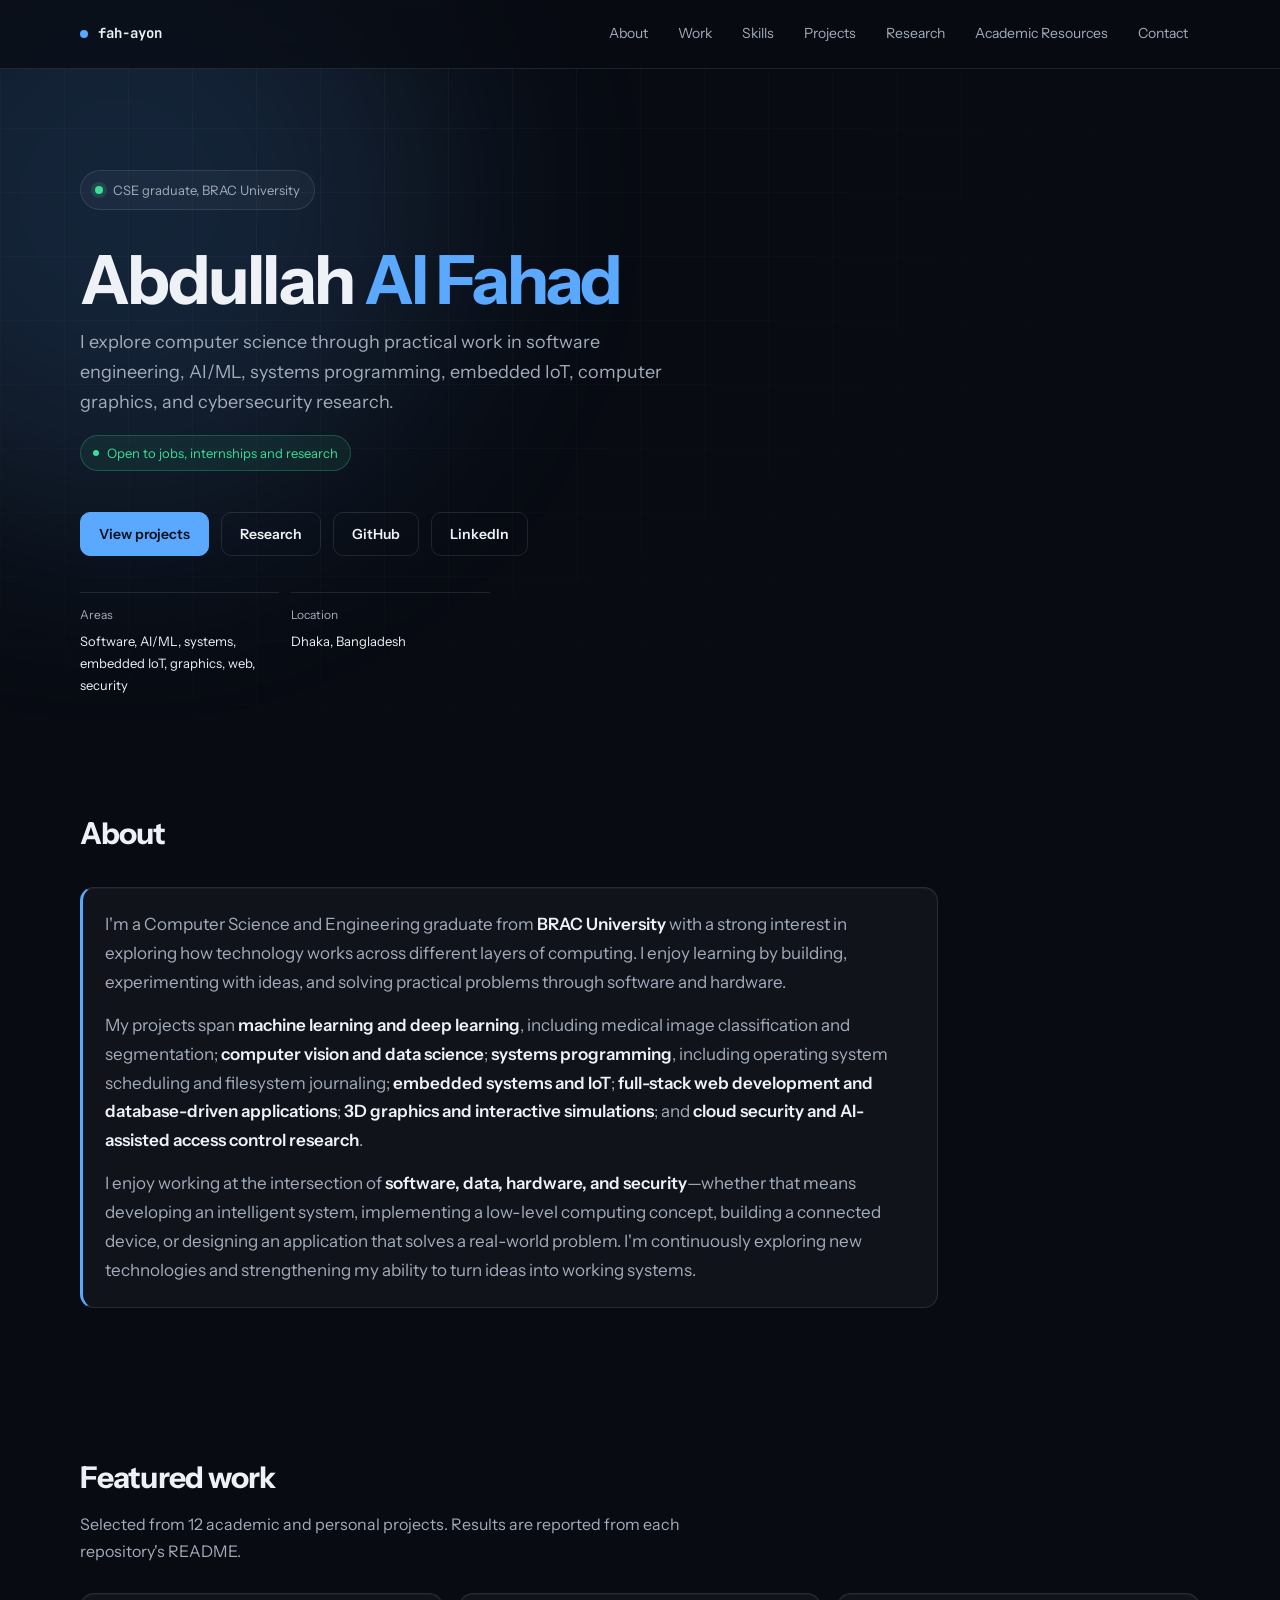
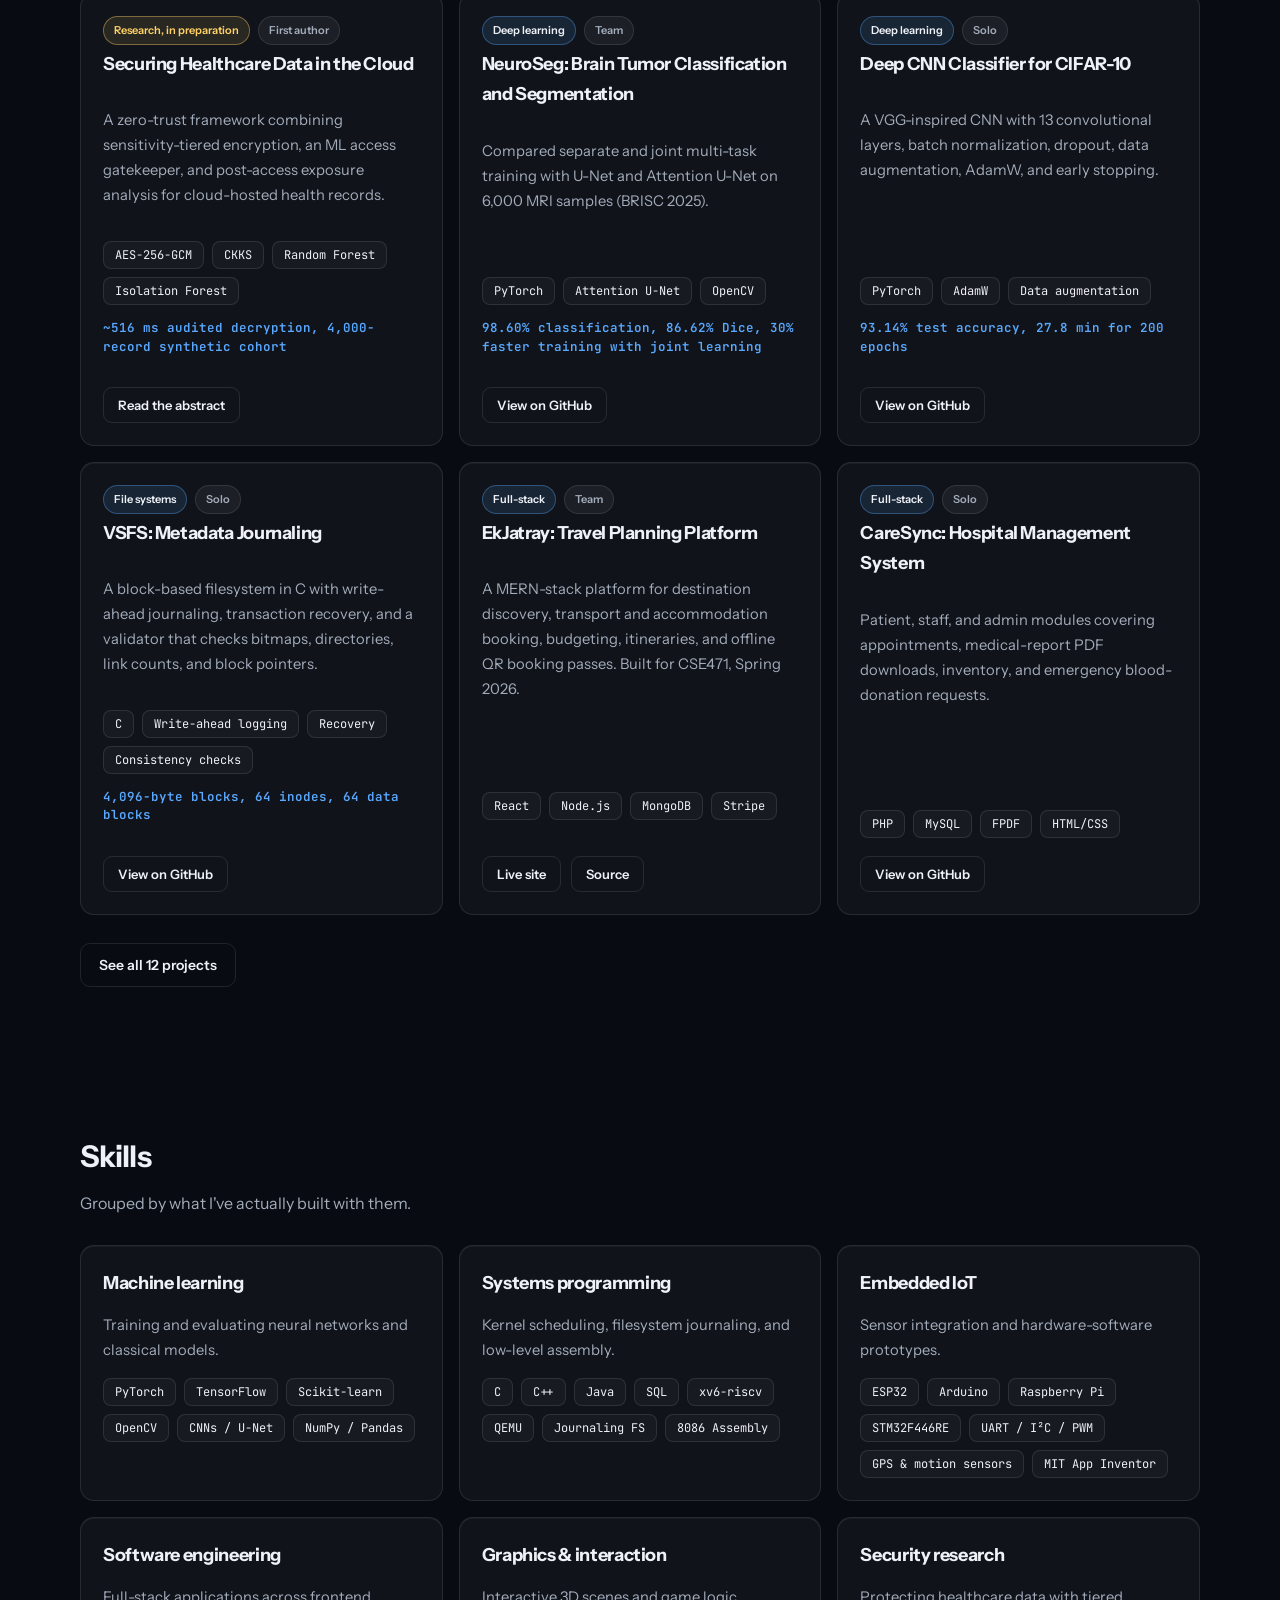
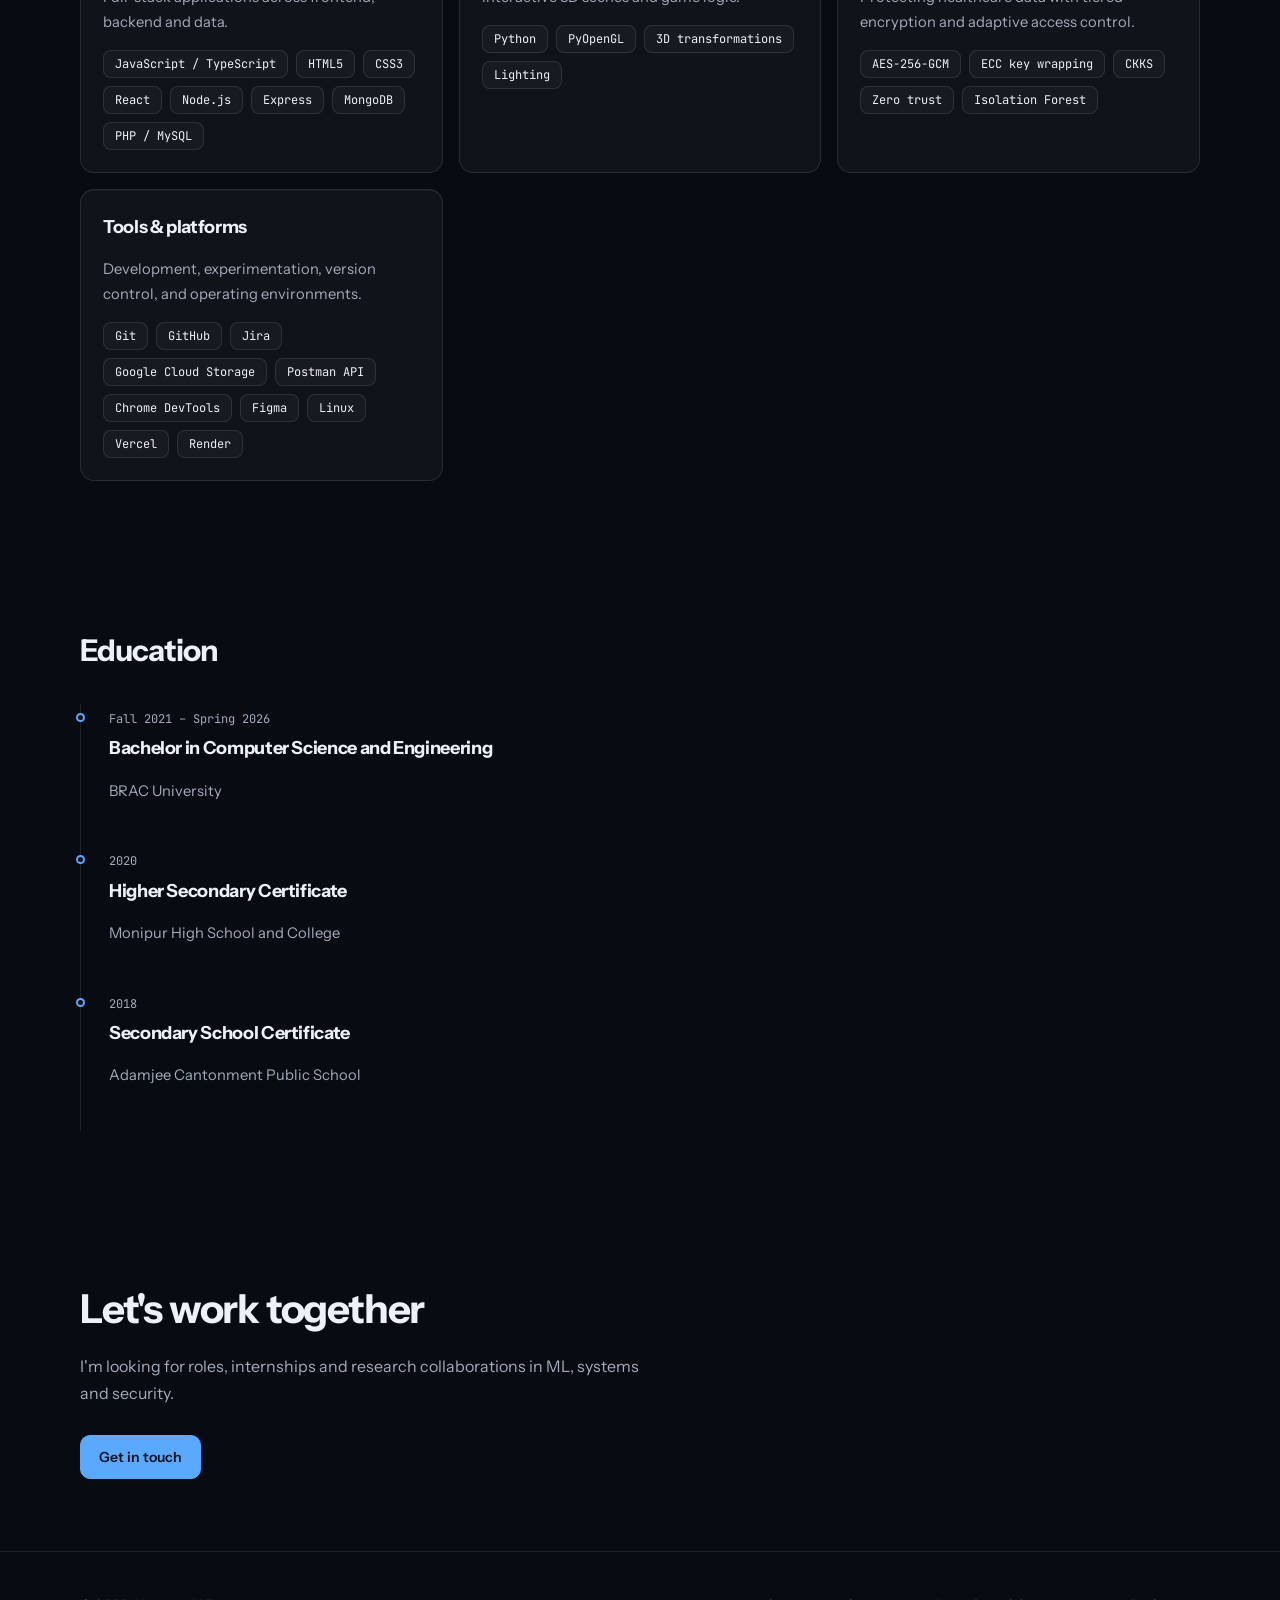
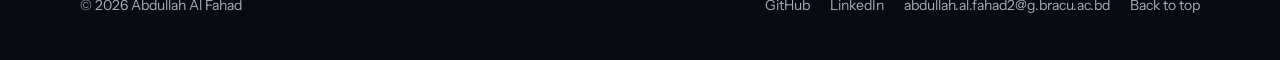
<file: index.html>
<!DOCTYPE html>
<html lang="en" class="no-js">
<head>
  <meta charset="UTF-8" />
  <meta name="viewport" content="width=device-width, initial-scale=1.0" />
  <title>Abdullah Al Fahad | Computer Science Engineer</title>
  <meta name="description" content="Abdullah Al Fahad, CSE graduate from BRAC University. Projects in AI/ML, systems programming, embedded IoT, and first-author healthcare cloud security research." />
  <meta name="author" content="Abdullah Al Fahad" />
  <meta name="theme-color" content="#080b12" />
  <link rel="canonical" href="https://fah-ayon.github.io/" />

  <meta property="og:title" content="Abdullah Al Fahad | Computer Science Engineer" />
  <meta property="og:description" content="CSE graduate building intelligent systems, from medical image segmentation to journaling filesystems." />
  <meta property="og:image" content="https://fah-ayon.github.io/assets/og-image.png" />
  <meta property="og:image:width" content="1200" />
  <meta property="og:image:height" content="630" />
  <meta property="og:url" content="https://fah-ayon.github.io/" />
  <meta name="twitter:card" content="summary_large_image" />
  <meta property="og:type" content="website" />

  <link rel="preconnect" href="https://fonts.googleapis.com" />
  <link rel="preconnect" href="https://fonts.gstatic.com" crossorigin />
  <link href="https://fonts.googleapis.com/css2?family=Instrument+Sans:wght@400;500;600;700&family=JetBrains+Mono:wght@400;600&display=swap" rel="stylesheet" />
  <link rel="stylesheet" href="style.css" />
  <link rel="icon" href="assets/favicon/favicon.svg" type="image/svg+xml" />
  <link rel="alternate icon" href="assets/favicon/favicon.ico" type="image/x-icon" />
  <link rel="manifest" href="assets/favicon/site.webmanifest" />
  <script type="application/ld+json">
  {
    "@context": "https://schema.org",
    "@type": "Person",
    "name": "Abdullah Al Fahad",
    "url": "https://fah-ayon.github.io/",
    "jobTitle": "Computer Science Engineer",
    "alumniOf": { "@type": "CollegeOrUniversity", "name": "BRAC University" },
    "address": { "@type": "PostalAddress", "addressLocality": "Dhaka", "addressCountry": "BD" },
    "sameAs": [
      "https://github.com/fah-ayon",
      "https://www.linkedin.com/in/abdullahalfahadayon/"
    ]
  }
  </script>
  <script>document.documentElement.classList.remove("no-js");</script>
</head>

<body>
  <a class="skip-link" href="#home">Skip to content</a>
  <div class="progress" id="progress"></div>

  <div class="bg" aria-hidden="true">
    <div class="grid"></div>
    <div class="glow glow-1"></div>
    <div class="glow glow-2"></div>
  </div>

  <header class="nav">
    <div class="nav-inner">
      <a class="brand" href="index.html">
        <span class="brand-dot"></span>
        <span>fah-ayon</span>
      </a>

      <nav class="links" id="navLinks" aria-label="Main">
        <a href="#about">About</a>
        <a href="#featured">Work</a>
        <a href="#competencies">Skills</a>
        <a href="projects.html">Projects</a>
        <a href="research.html">Research</a>
        <a href="study-materials.html">Academic Resources</a>
        <a href="contact.html">Contact</a>
      </nav>

      <button class="menu-btn" id="menuBtn" aria-label="Open menu" aria-expanded="false" aria-controls="navLinks">
        <span></span><span></span><span></span>
      </button>
    </div>
  </header>

  <main id="home" class="container hero">
    <div class="hero-left">
      <p class="tag">
        <span class="pulse"></span>
        CSE graduate, BRAC University
      </p>

      <h1 class="title">
        Abdullah <span class="neon">Al Fahad</span>
      </h1>

      <p class="subtitle">
        I explore computer science through practical work in software engineering, AI/ML, systems programming, embedded IoT, computer graphics, and cybersecurity research.
      </p>

      <p class="status">Open to jobs, internships and research</p>

      <!-- Kept (hidden) so script.js does not break; remove this block and the matching code in script.js if you no longer need it. -->
      <div class="typing" aria-hidden="true" hidden>
        <span class="typing-text" id="typingText"></span>
        <span class="typing-cursor">█</span>
      </div>

      <div class="hero-actions">
        <a class="btn primary" href="projects.html">View projects</a>
        <a class="btn ghost" href="research.html">Research</a>
        <a class="btn ghost" href="https://github.com/fah-ayon" target="_blank" rel="noopener noreferrer">GitHub</a>
        <a class="btn ghost" href="https://linkedin.com/in/abdullahalfahadayon/" target="_blank" rel="noopener noreferrer">LinkedIn</a>
      </div>

      <div class="hero-metrics">
        <div class="metric">
          <div class="metric-title">Areas</div>
          <div class="metric-value">Software, AI/ML, systems, embedded IoT, graphics, web, security</div>
        </div>
        <div class="metric">
          <div class="metric-title">Location</div>
          <div class="metric-value">Dhaka, Bangladesh</div>
        </div>
      </div>
    </div>

  </main>

  <section id="about" class="container section reveal">
    <div class="section-head">
      <h2>About</h2>
    </div>
    <div class="card about-card">
      <p>
        I'm a Computer Science and Engineering graduate from <strong>BRAC University</strong> with a strong interest in exploring how technology works across different layers of computing. I enjoy learning by building, experimenting with ideas, and solving practical problems through software and hardware.
      </p>
      <p>
        My projects span <strong>machine learning and deep learning</strong>, including medical image classification and segmentation; <strong>computer vision and data science</strong>; <strong>systems programming</strong>, including operating system scheduling and filesystem journaling; <strong>embedded systems and IoT</strong>; <strong>full-stack web development and database-driven applications</strong>; <strong>3D graphics and interactive simulations</strong>; and <strong>cloud security and AI-assisted access control research</strong>.
      </p>
      <p>
        I enjoy working at the intersection of <strong>software, data, hardware, and security</strong>—whether that means developing an intelligent system, implementing a low-level computing concept, building a connected device, or designing an application that solves a real-world problem. I'm continuously exploring new technologies and strengthening my ability to turn ideas into working systems.
      </p>
    </div>
  </section>

  <section id="featured" class="container section reveal">
    <div class="section-head">
      <h2>Featured work</h2>
      <p>Selected from 12 academic and personal projects. Results are reported from each repository's README.</p>
    </div>
    <div class="skills-grid">
      <article class="card project-card">
        <div class="project-top">
          <span class="badge unpublished">Research, in preparation</span>
          <span class="badge role">First author</span>
        </div>
        <h3>Securing Healthcare Data in the Cloud</h3>
        <p class="muted">A zero-trust framework combining sensitivity-tiered encryption, an ML access gatekeeper, and post-access exposure analysis for cloud-hosted health records.</p>
        <div class="chips">
          <span class="chip">AES-256-GCM</span>
          <span class="chip">CKKS</span>
          <span class="chip">Random Forest</span>
          <span class="chip">Isolation Forest</span>
        </div>
        <p class="result">~516 ms audited decryption, 4,000-record synthetic cohort</p>
        <a class="btn small ghost" href="research.html">Read the abstract</a>
      </article>

      <article class="card project-card">
        <div class="project-top">
          <span class="badge">Deep learning</span>
          <span class="badge role">Team</span>
        </div>
        <h3>NeuroSeg: Brain Tumor Classification and Segmentation</h3>
        <p class="muted">Compared separate and joint multi-task training with U-Net and Attention U-Net on 6,000 MRI samples (BRISC 2025).</p>
        <div class="chips">
          <span class="chip">PyTorch</span>
          <span class="chip">Attention U-Net</span>
          <span class="chip">OpenCV</span>
        </div>
        <p class="result">98.60% classification, 86.62% Dice, 30% faster training with joint learning</p>
        <a class="btn small ghost" href="https://github.com/fah-ayon/NeuroSeg-Classification" target="_blank" rel="noopener noreferrer">View on GitHub</a>
      </article>

      <article class="card project-card">
        <div class="project-top">
          <span class="badge">Deep learning</span>
          <span class="badge role">Solo</span>
        </div>
        <h3>Deep CNN Classifier for CIFAR-10</h3>
        <p class="muted">A VGG-inspired CNN with 13 convolutional layers, batch normalization, dropout, data augmentation, AdamW, and early stopping.</p>
        <div class="chips">
          <span class="chip">PyTorch</span>
          <span class="chip">AdamW</span>
          <span class="chip">Data augmentation</span>
        </div>
        <p class="result">93.14% test accuracy, 27.8 min for 200 epochs</p>
        <a class="btn small ghost" href="https://github.com/fah-ayon/Deep-CNN-Classifier-CIFAR10" target="_blank" rel="noopener noreferrer">View on GitHub</a>
      </article>

      <article class="card project-card">
        <div class="project-top">
          <span class="badge">File systems</span>
          <span class="badge role">Solo</span>
        </div>
        <h3>VSFS: Metadata Journaling</h3>
        <p class="muted">A block-based filesystem in C with write-ahead journaling, transaction recovery, and a validator that checks bitmaps, directories, link counts, and block pointers.</p>
        <div class="chips">
          <span class="chip">C</span>
          <span class="chip">Write-ahead logging</span>
          <span class="chip">Recovery</span>
          <span class="chip">Consistency checks</span>
        </div>
        <p class="result">4,096-byte blocks, 64 inodes, 64 data blocks</p>
        <a class="btn small ghost" href="https://github.com/fah-ayon/MetaData-Journaling-VSFS-" target="_blank" rel="noopener noreferrer">View on GitHub</a>
      </article>

      <article class="card project-card">
        <div class="project-top">
          <span class="badge">Full-stack</span>
          <span class="badge role">Team</span>
        </div>
        <h3>EkJatray: Travel Planning Platform</h3>
        <p class="muted">A MERN-stack platform for destination discovery, transport and accommodation booking, budgeting, itineraries, and offline QR booking passes. Built for CSE471, Spring 2026.</p>
        <div class="chips">
          <span class="chip">React</span>
          <span class="chip">Node.js</span>
          <span class="chip">MongoDB</span>
          <span class="chip">Stripe</span>
        </div>
        <div class="project-actions">
          <a class="btn small ghost" href="https://ekjatray.vercel.app/" target="_blank" rel="noopener noreferrer">Live site</a>
          <a class="btn small ghost" href="https://github.com/MaishaFarzanaJoyee/EkJatray-Bringing-Your-Travel-Pieces-Together" target="_blank" rel="noopener noreferrer">Source</a>
        </div>
      </article>

      <article class="card project-card">
        <div class="project-top">
          <span class="badge">Full-stack</span>
          <span class="badge role">Solo</span>
        </div>
        <h3>CareSync: Hospital Management System</h3>
        <p class="muted">Patient, staff, and admin modules covering appointments, medical-report PDF downloads, inventory, and emergency blood-donation requests.</p>
        <div class="chips">
          <span class="chip">PHP</span>
          <span class="chip">MySQL</span>
          <span class="chip">FPDF</span>
          <span class="chip">HTML/CSS</span>
        </div>
        <a class="btn small ghost" href="https://github.com/fah-ayon/CareSync" target="_blank" rel="noopener noreferrer">View on GitHub</a>
      </article>
    </div>
    <div class="section-more">
      <a class="btn ghost" href="projects.html">See all 12 projects</a>
    </div>
  </section>

  <section id="competencies" class="container section reveal">
    <div class="section-head">
      <h2>Skills</h2>
      <p>Grouped by what I've actually built with them.</p>
    </div>
    <div class="skills-grid">
      <div class="card">
        <h3>Machine learning</h3>
        <p class="muted">Training and evaluating neural networks and classical models.</p>
        <div class="chips">
          <span class="chip">PyTorch</span>
          <span class="chip">TensorFlow</span>
          <span class="chip">Scikit-learn</span>
          <span class="chip">OpenCV</span>
          <span class="chip">CNNs / U-Net</span>
          <span class="chip">NumPy / Pandas</span>
        </div>
      </div>

      <div class="card">
        <h3>Systems programming</h3>
        <p class="muted">Kernel scheduling, filesystem journaling, and low-level assembly.</p>
        <div class="chips">
          <span class="chip">C</span>
          <span class="chip">C++</span>
          <span class="chip">Java</span>
          <span class="chip">SQL</span>
          <span class="chip">xv6-riscv</span>
          <span class="chip">QEMU</span>
          <span class="chip">Journaling FS</span>
          <span class="chip">8086 Assembly</span>
        </div>
      </div>

      <div class="card">
        <h3>Embedded IoT</h3>
        <p class="muted">Sensor integration and hardware-software prototypes.</p>
        <div class="chips">
          <span class="chip">ESP32</span>
          <span class="chip">Arduino</span>
          <span class="chip">Raspberry Pi</span>
          <span class="chip">STM32F446RE</span>
          <span class="chip">UART / I²C / PWM</span>
          <span class="chip">GPS &amp; motion sensors</span>
          <span class="chip">MIT App Inventor</span>
        </div>
      </div>

      <div class="card">
        <h3>Software engineering</h3>
        <p class="muted">Full-stack applications across frontend, backend and data.</p>
        <div class="chips">
          <span class="chip">JavaScript / TypeScript</span>
          <span class="chip">HTML5</span>
          <span class="chip">CSS3</span>
          <span class="chip">React</span>
          <span class="chip">Node.js</span>
          <span class="chip">Express</span>
          <span class="chip">MongoDB</span>
          <span class="chip">PHP / MySQL</span>
        </div>
      </div>

      <div class="card">
        <h3>Graphics &amp; interaction</h3>
        <p class="muted">Interactive 3D scenes and game logic.</p>
        <div class="chips">
          <span class="chip">Python</span>
          <span class="chip">PyOpenGL</span>
          <span class="chip">3D transformations</span>
          <span class="chip">Lighting</span>
        </div>
      </div>

      <div class="card">
        <h3>Security research</h3>
        <p class="muted">Protecting healthcare data with tiered encryption and adaptive access control.</p>
        <div class="chips">
          <span class="chip">AES-256-GCM</span>
          <span class="chip">ECC key wrapping</span>
          <span class="chip">CKKS</span>
          <span class="chip">Zero trust</span>
          <span class="chip">Isolation Forest</span>
        </div>
      </div>
      <div class="card">
        <h3>Tools &amp; platforms</h3>
        <p class="muted">Development, experimentation, version control, and operating environments.</p>
        <div class="chips">
          <span class="chip">Git</span>
          <span class="chip">GitHub</span>
          <span class="chip">Jira</span>
          <span class="chip">Google Cloud Storage</span>
          <span class="chip">Postman API</span>
          <span class="chip">Chrome DevTools</span>
          <span class="chip">Figma</span>
          <span class="chip">Linux</span>
          <span class="chip">Vercel</span>
          <span class="chip">Render</span>
        </div>
      </div>
    </div>
  </section>

  <section id="education" class="container section reveal">
    <div class="section-head">
      <h2>Education</h2>
    </div>
    <ol class="timeline">
      <li>
        <span class="when">Fall 2021 – Spring 2026</span>
        <h3>Bachelor in Computer Science and Engineering</h3>
        <p class="muted">BRAC University</p>
      </li>
      <li>
        <span class="when">2020</span>
        <h3>Higher Secondary Certificate</h3>
        <p class="muted">Monipur High School and College</p>
      </li>
      <li>
        <span class="when">2018</span>
        <h3>Secondary School Certificate</h3>
        <p class="muted">Adamjee Cantonment Public School</p>
      </li>
    </ol>
  </section>

  <section id="contact-cta" class="container section reveal cta">
    <h2>Let's work together</h2>
    <p>I'm looking for roles, internships and research collaborations in ML, systems and security.</p>
    <div class="hero-actions">
      <a class="btn primary" href="contact.html">Get in touch</a>
    </div>
  </section>

  <footer class="footer">
    <div class="footer-inner">
      <p>&copy; <span id="year"></span> Abdullah Al Fahad</p>
      <div class="footer-links">
        <a href="https://github.com/fah-ayon" target="_blank" rel="noopener noreferrer">GitHub</a>
        <a href="https://linkedin.com/in/abdullahalfahadayon/" target="_blank" rel="noopener noreferrer">LinkedIn</a>
        <a href="mailto:abdullah.al.fahad2@g.bracu.ac.bd" id="footerEmail" data-email="abdullah.al.fahad2@g.bracu.ac.bd">abdullah.al.fahad2@g.bracu.ac.bd</a>
        <a href="#home">Back to top</a>
      </div>
    </div>
  </footer>

  <script src="script.js"></script>
</body>
</html>
</file>
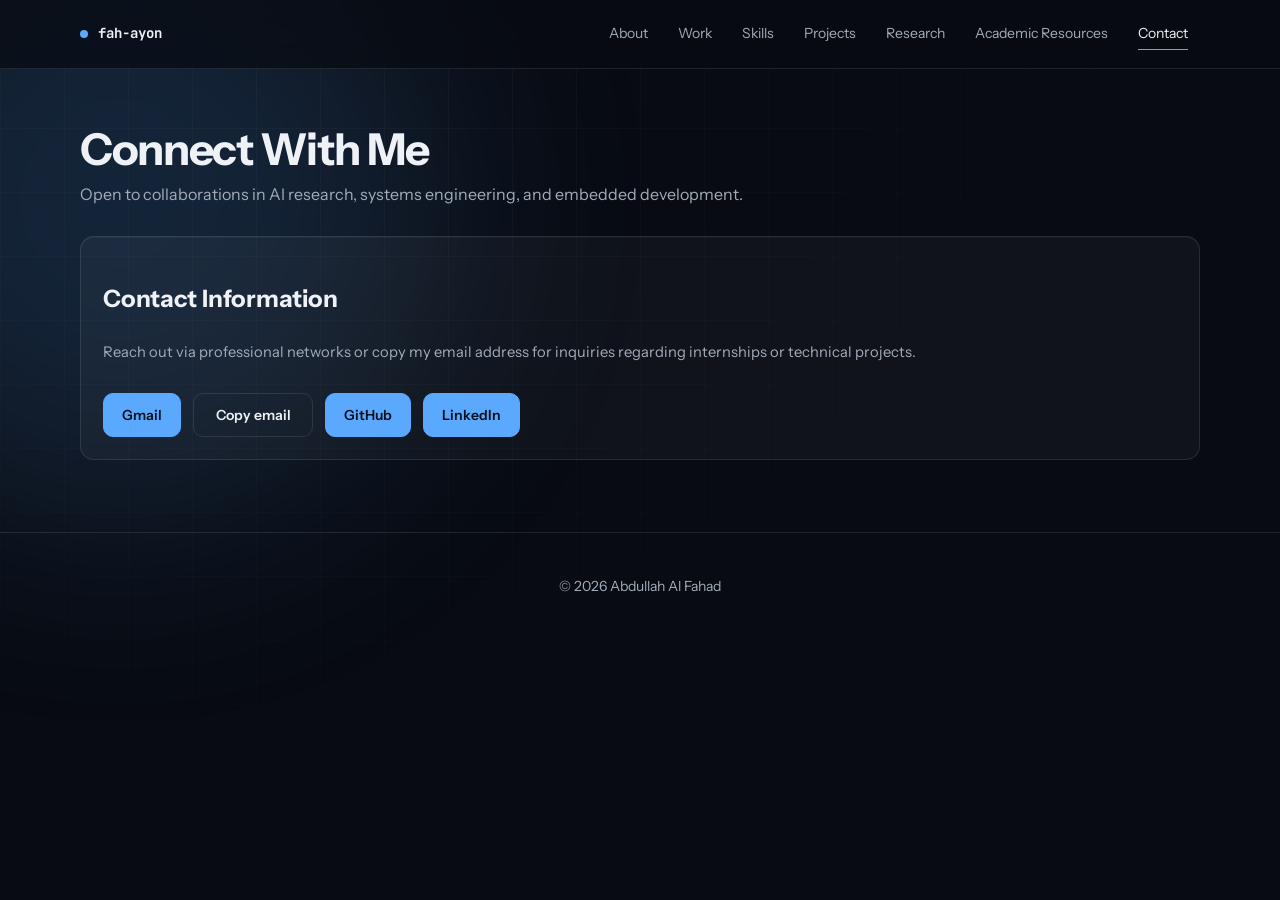
<file: contact.html>
<!DOCTYPE html>
<html lang="en">
<head>
  <meta charset="UTF-8" />
  <meta name="viewport" content="width=device-width, initial-scale=1.0" />
  <title>Contact | Abdullah Al Fahad</title>
  <meta name="description" content="Contact Abdullah Al Fahad." />
  <meta property="og:image" content="https://fah-ayon.github.io/assets/og-image.png" />
  <meta property="og:image:width" content="1200" />
  <meta property="og:image:height" content="630" />
  <meta property="og:url" content="https://fah-ayon.github.io/contact.html" />
  <meta name="twitter:card" content="summary_large_image" />
  <link rel="preconnect" href="https://fonts.googleapis.com" />
  <link rel="preconnect" href="https://fonts.gstatic.com" crossorigin />
  <link href="https://fonts.googleapis.com/css2?family=Instrument+Sans:wght@400;500;600;700&family=JetBrains+Mono:wght@400;600&display=swap" rel="stylesheet" />
  <link rel="stylesheet" href="style.css" />
  <link rel="icon" href="assets/favicon/favicon.svg" type="image/svg+xml" />
  <link rel="alternate icon" href="assets/favicon/favicon.ico" type="image/x-icon" />
  <link rel="manifest" href="assets/favicon/site.webmanifest" />
</head>
<body>
  <a class="skip-link" href="#main">Skip to content</a>
  <div class="bg"><div class="grid"></div><div class="glow glow-1"></div><div class="glow glow-2"></div></div>
  <header class="nav"><div class="nav-inner">
    <a class="brand" href="index.html"><span class="brand-dot"></span><span>fah-ayon</span></a>
    <nav class="links" id="navLinks" aria-label="Main"><a href="index.html#about">About</a><a href="index.html#featured">Work</a><a href="index.html#competencies">Skills</a><a href="projects.html">Projects</a><a href="research.html">Research</a><a href="study-materials.html">Academic Resources</a><a href="contact.html">Contact</a></nav>
    <button class="menu-btn" id="menuBtn" aria-label="Open menu"><span></span><span></span><span></span></button>
  </div></header>
  <main id="main" class="container section page-content reveal active">
    <div class="section-head"><h1>Connect With Me</h1><p>Open to collaborations in AI research, systems engineering, and embedded development.</p></div>
    <div class="card"><h2>Contact Information</h2><p class="muted">Reach out via professional networks or copy my email address for inquiries regarding internships or technical projects.</p><div class="hero-actions">
      <a class="btn primary" href="https://mail.google.com/mail/?view=cm&amp;fs=1&amp;to=abdullah.al.fahad2@g.bracu.ac.bd&amp;su=Hello%20Abdullah" target="_blank" rel="noopener noreferrer">Gmail</a>
      <button class="btn ghost" id="copyEmailBtn" type="button" data-email="abdullah.al.fahad2@g.bracu.ac.bd"><span class="btn-text">Copy email</span><span class="copy-feedback" hidden>Copied</span></button>
      <a class="btn primary" href="https://github.com/fah-ayon" target="_blank" rel="noreferrer">GitHub</a><a class="btn primary" href="https://linkedin.com/in/abdullahalfahadayon/" target="_blank" rel="noreferrer">LinkedIn</a>
    </div></div>
  </main>
  <footer class="footer"><p>&copy; <span id="year"></span> Abdullah Al Fahad</p></footer>
  <script src="script.js"></script>
</body>
</html>
</file>
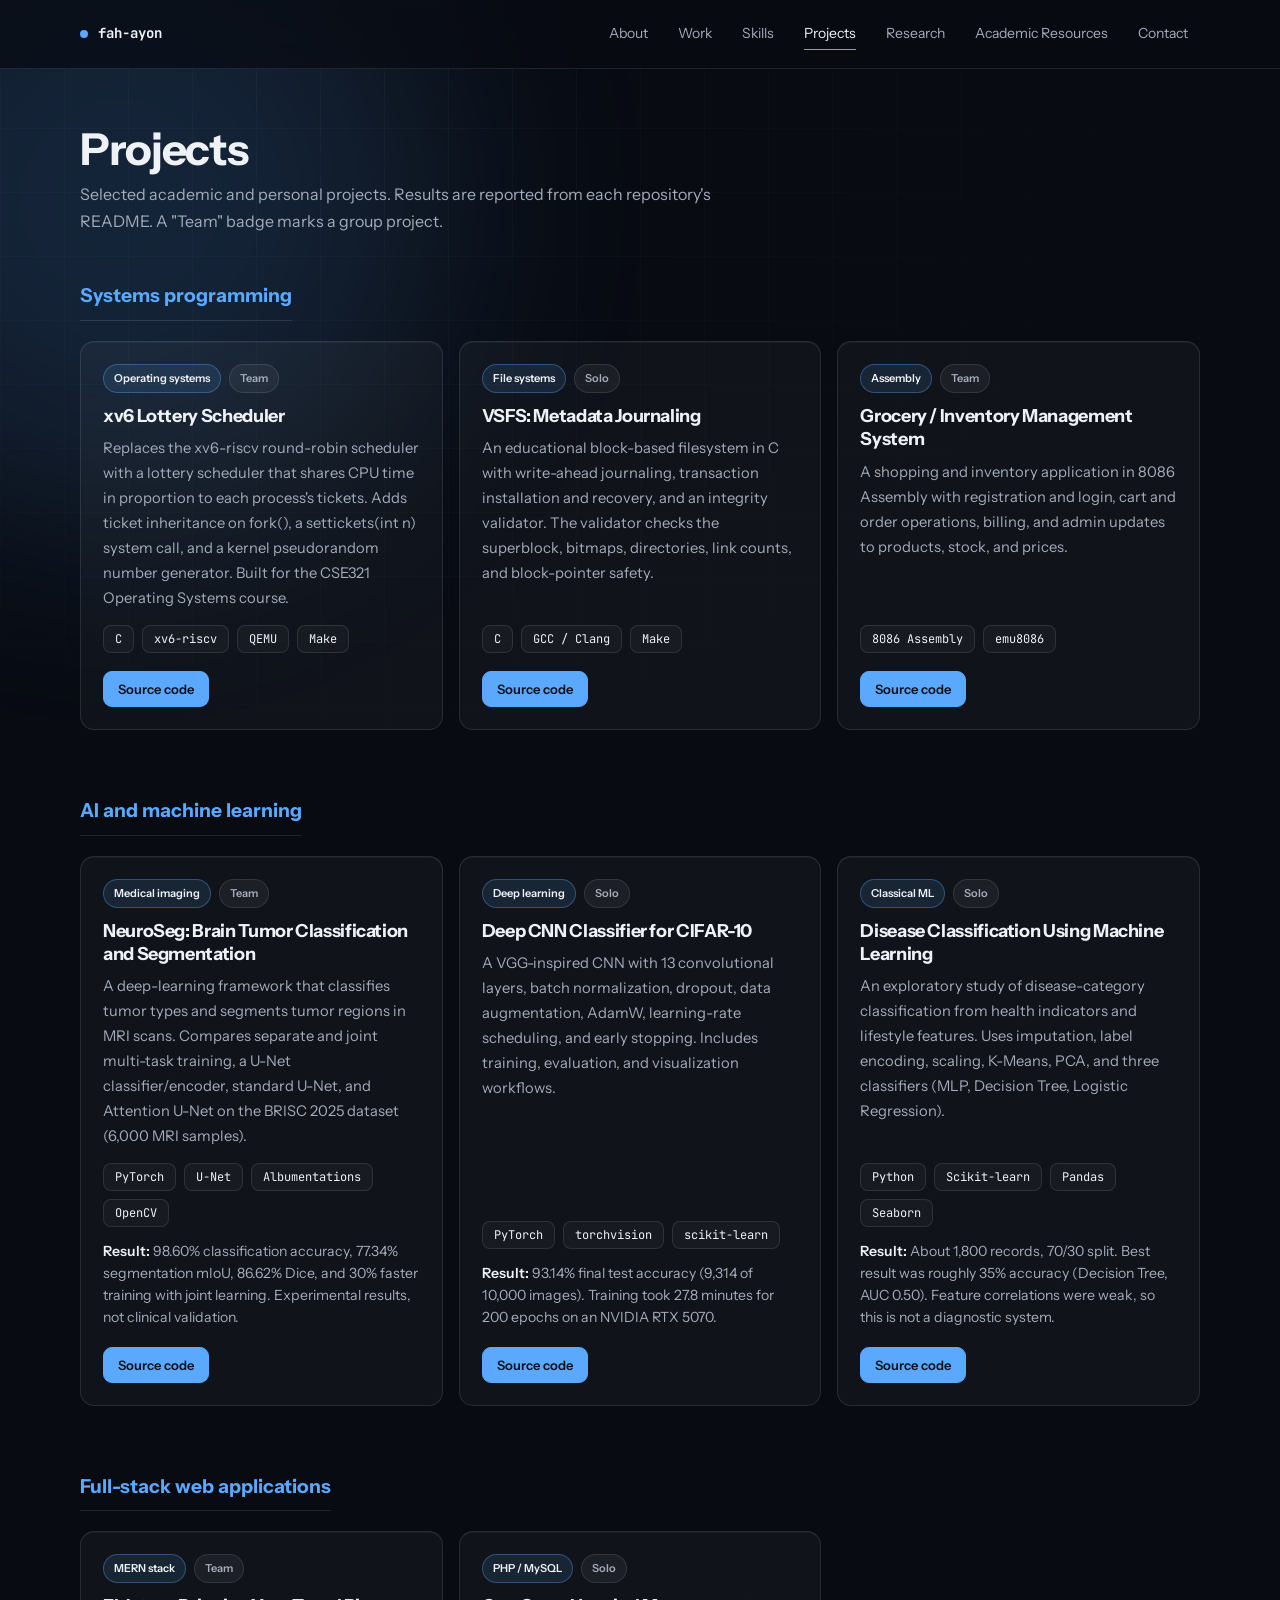
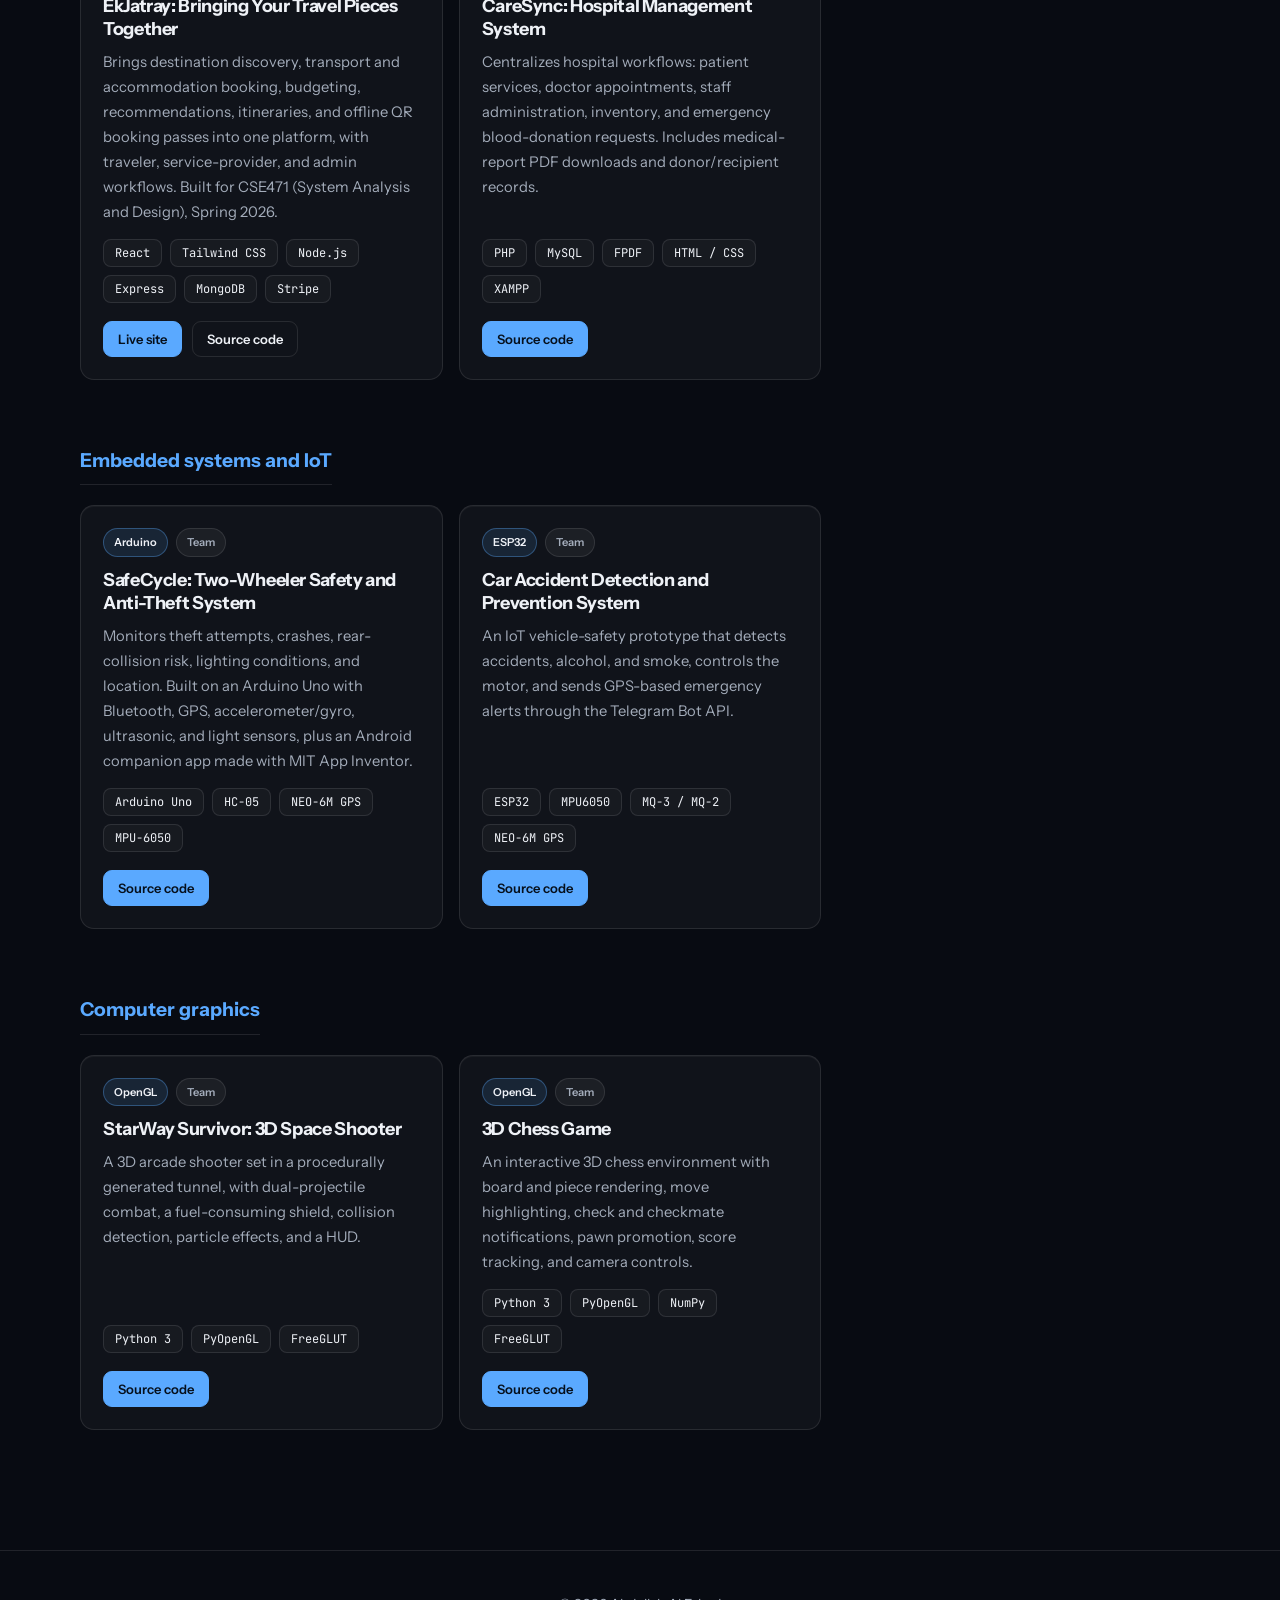
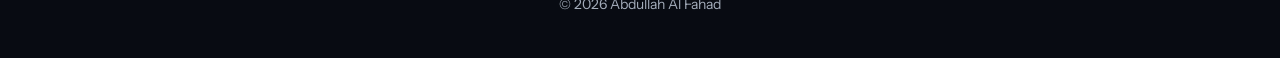
<file: projects.html>
<!DOCTYPE html>
<html lang="en">
<head>
  <meta charset="UTF-8" />
  <meta name="viewport" content="width=device-width, initial-scale=1.0" />
  <title>Projects | Abdullah Al Fahad</title>
  <meta name="description" content="12 projects by Abdullah Al Fahad across systems programming, AI/ML, embedded IoT, full-stack web applications, and computer graphics, with roles and reported results." />
  <link rel="canonical" href="https://fah-ayon.github.io/projects.html" />
  <meta property="og:title" content="Projects | Abdullah Al Fahad" />
  <meta property="og:description" content="Systems, AI/ML, embedded IoT, full-stack and graphics projects with roles and reported results." />
  <meta property="og:image" content="https://fah-ayon.github.io/assets/og-image.png" />
  <meta property="og:image:width" content="1200" />
  <meta property="og:image:height" content="630" />
  <meta property="og:url" content="https://fah-ayon.github.io/projects.html" />
  <meta name="twitter:card" content="summary_large_image" />
  <link rel="preconnect" href="https://fonts.googleapis.com" />
  <link rel="preconnect" href="https://fonts.gstatic.com" crossorigin />
  <link href="https://fonts.googleapis.com/css2?family=Instrument+Sans:wght@400;500;600;700&family=JetBrains+Mono:wght@400;600&display=swap" rel="stylesheet" />
  <link rel="stylesheet" href="style.css" />
  <link rel="icon" href="assets/favicon/favicon.svg" type="image/svg+xml" />
  <link rel="alternate icon" href="assets/favicon/favicon.ico" type="image/x-icon" />
  <link rel="manifest" href="assets/favicon/site.webmanifest" />
</head>
<body>
  <a class="skip-link" href="#main">Skip to content</a>
  <div class="bg"><div class="grid"></div><div class="glow glow-1"></div><div class="glow glow-2"></div></div>
  <header class="nav">
    <div class="nav-inner">
      <a class="brand" href="index.html"><span class="brand-dot"></span><span>fah-ayon</span></a>
      <nav class="links" id="navLinks" aria-label="Main">
        <a href="index.html#about">About</a><a href="index.html#featured">Work</a><a href="index.html#competencies">Skills</a>
        <a href="projects.html" class="current" aria-current="page">Projects</a><a href="research.html">Research</a>
        <a href="study-materials.html">Academic Resources</a><a href="contact.html">Contact</a>
      </nav>
      <button class="menu-btn" id="menuBtn" aria-label="Open menu" aria-expanded="false" aria-controls="navLinks"><span></span><span></span><span></span></button>
    </div>
  </header>

  <main id="main" class="container section page-content reveal active">
    <div class="section-head">
      <h1>Projects</h1>
      <p>Selected academic and personal projects. Results are reported from each repository's README. A "Team" badge marks a group project.</p>
    </div>

    <div class="category-group">
      <h2 class="category-title">Systems programming</h2>
      <div class="projects-grid">
        <article class="card project">
          <div class="project-top"><span class="badge">Operating systems</span><span class="badge role">Team</span></div>
          <h3>xv6 Lottery Scheduler</h3>
          <p class="desc">Replaces the xv6-riscv round-robin scheduler with a lottery scheduler that shares CPU time in proportion to each process's tickets. Adds ticket inheritance on fork(), a settickets(int n) system call, and a kernel pseudorandom number generator. Built for the CSE321 Operating Systems course.</p>
          <div class="chips"><span class="chip">C</span><span class="chip">xv6-riscv</span><span class="chip">QEMU</span><span class="chip">Make</span></div>
          <div class="project-actions"><a class="btn small primary" href="https://github.com/fah-ayon/Lottery-Scheduler-xv6" target="_blank" rel="noopener noreferrer">Source code</a></div>
        </article>
        <article class="card project">
          <div class="project-top"><span class="badge">File systems</span><span class="badge role">Solo</span></div>
          <h3>VSFS: Metadata Journaling</h3>
          <p class="desc">An educational block-based filesystem in C with write-ahead journaling, transaction installation and recovery, and an integrity validator. The validator checks the superblock, bitmaps, directories, link counts, and block-pointer safety.</p>
          <div class="chips"><span class="chip">C</span><span class="chip">GCC / Clang</span><span class="chip">Make</span></div>
          <div class="project-actions"><a class="btn small primary" href="https://github.com/fah-ayon/MetaData-Journaling-VSFS-" target="_blank" rel="noopener noreferrer">Source code</a></div>
        </article>
        <article class="card project">
          <div class="project-top"><span class="badge">Assembly</span><span class="badge role">Team</span></div>
          <h3>Grocery / Inventory Management System</h3>
          <p class="desc">A shopping and inventory application in 8086 Assembly with registration and login, cart and order operations, billing, and admin updates to products, stock, and prices.</p>
          <div class="chips"><span class="chip">8086 Assembly</span><span class="chip">emu8086</span></div>
          <div class="project-actions"><a class="btn small primary" href="https://github.com/fah-ayon/Grocery-Inventory-Management-System" target="_blank" rel="noopener noreferrer">Source code</a></div>
        </article>
      </div>
    </div>

    <div class="category-group">
      <h2 class="category-title">AI and machine learning</h2>
      <div class="projects-grid">
        <article class="card project">
          <div class="project-top"><span class="badge">Medical imaging</span><span class="badge role">Team</span></div>
          <h3>NeuroSeg: Brain Tumor Classification and Segmentation</h3>
          <p class="desc">A deep-learning framework that classifies tumor types and segments tumor regions in MRI scans. Compares separate and joint multi-task training, a U-Net classifier/encoder, standard U-Net, and Attention U-Net on the BRISC 2025 dataset (6,000 MRI samples).</p>
          <div class="chips"><span class="chip">PyTorch</span><span class="chip">U-Net</span><span class="chip">Albumentations</span><span class="chip">OpenCV</span></div>
          <p class="outcome"><strong>Result:</strong> 98.60% classification accuracy, 77.34% segmentation mIoU, 86.62% Dice, and 30% faster training with joint learning. Experimental results, not clinical validation.</p>
          <div class="project-actions"><a class="btn small primary" href="https://github.com/fah-ayon/NeuroSeg-Classification" target="_blank" rel="noopener noreferrer">Source code</a></div>
        </article>
        <article class="card project">
          <div class="project-top"><span class="badge">Deep learning</span><span class="badge role">Solo</span></div>
          <h3>Deep CNN Classifier for CIFAR-10</h3>
          <p class="desc">A VGG-inspired CNN with 13 convolutional layers, batch normalization, dropout, data augmentation, AdamW, learning-rate scheduling, and early stopping. Includes training, evaluation, and visualization workflows.</p>
          <div class="chips"><span class="chip">PyTorch</span><span class="chip">torchvision</span><span class="chip">scikit-learn</span></div>
          <p class="outcome"><strong>Result:</strong> 93.14% final test accuracy (9,314 of 10,000 images). Training took 27.8 minutes for 200 epochs on an NVIDIA RTX 5070.</p>
          <div class="project-actions"><a class="btn small primary" href="https://github.com/fah-ayon/Deep-CNN-Classifier-CIFAR10" target="_blank" rel="noopener noreferrer">Source code</a></div>
        </article>
        <article class="card project">
          <div class="project-top"><span class="badge">Classical ML</span><span class="badge role">Solo</span></div>
          <h3>Disease Classification Using Machine Learning</h3>
          <p class="desc">An exploratory study of disease-category classification from health indicators and lifestyle features. Uses imputation, label encoding, scaling, K-Means, PCA, and three classifiers (MLP, Decision Tree, Logistic Regression).</p>
          <div class="chips"><span class="chip">Python</span><span class="chip">Scikit-learn</span><span class="chip">Pandas</span><span class="chip">Seaborn</span></div>
          <p class="outcome"><strong>Result:</strong> About 1,800 records, 70/30 split. Best result was roughly 35% accuracy (Decision Tree, AUC 0.50). Feature correlations were weak, so this is not a diagnostic system.</p>
          <div class="project-actions"><a class="btn small primary" href="https://github.com/fah-ayon/Disease-Classification-using-Machine-Learning" target="_blank" rel="noopener noreferrer">Source code</a></div>
        </article>
      </div>
    </div>

    <div class="category-group">
      <h2 class="category-title">Full-stack web applications</h2>
      <div class="projects-grid">
        <article class="card project">
          <div class="project-top"><span class="badge">MERN stack</span><span class="badge role">Team</span></div>
          <h3>EkJatray: Bringing Your Travel Pieces Together</h3>
          <p class="desc">Brings destination discovery, transport and accommodation booking, budgeting, recommendations, itineraries, and offline QR booking passes into one platform, with traveler, service-provider, and admin workflows. Built for CSE471 (System Analysis and Design), Spring 2026.</p>
          <div class="chips"><span class="chip">React</span><span class="chip">Tailwind CSS</span><span class="chip">Node.js</span><span class="chip">Express</span><span class="chip">MongoDB</span><span class="chip">Stripe</span></div>
          <div class="project-actions"><a class="btn small primary" href="https://ekjatray.vercel.app/" target="_blank" rel="noopener noreferrer">Live site</a><a class="btn small ghost" href="https://github.com/MaishaFarzanaJoyee/EkJatray-Bringing-Your-Travel-Pieces-Together" target="_blank" rel="noopener noreferrer">Source code</a></div>
        </article>
        <article class="card project">
          <div class="project-top"><span class="badge">PHP / MySQL</span><span class="badge role">Solo</span></div>
          <h3>CareSync: Hospital Management System</h3>
          <p class="desc">Centralizes hospital workflows: patient services, doctor appointments, staff administration, inventory, and emergency blood-donation requests. Includes medical-report PDF downloads and donor/recipient records.</p>
          <div class="chips"><span class="chip">PHP</span><span class="chip">MySQL</span><span class="chip">FPDF</span><span class="chip">HTML / CSS</span><span class="chip">XAMPP</span></div>
          <div class="project-actions"><a class="btn small primary" href="https://github.com/fah-ayon/CareSync" target="_blank" rel="noopener noreferrer">Source code</a></div>
        </article>
      </div>
    </div>

    <div class="category-group">
      <h2 class="category-title">Embedded systems and IoT</h2>
      <div class="projects-grid">
        <article class="card project">
          <div class="project-top"><span class="badge">Arduino</span><span class="badge role">Team</span></div>
          <h3>SafeCycle: Two-Wheeler Safety and Anti-Theft System</h3>
          <p class="desc">Monitors theft attempts, crashes, rear-collision risk, lighting conditions, and location. Built on an Arduino Uno with Bluetooth, GPS, accelerometer/gyro, ultrasonic, and light sensors, plus an Android companion app made with MIT App Inventor.</p>
          <div class="chips"><span class="chip">Arduino Uno</span><span class="chip">HC-05</span><span class="chip">NEO-6M GPS</span><span class="chip">MPU-6050</span></div>
          <div class="project-actions"><a class="btn small primary" href="https://github.com/fah-ayon/SafeCycle" target="_blank" rel="noopener noreferrer">Source code</a></div>
        </article>
        <article class="card project">
          <div class="project-top"><span class="badge">ESP32</span><span class="badge role">Team</span></div>
          <h3>Car Accident Detection and Prevention System</h3>
          <p class="desc">An IoT vehicle-safety prototype that detects accidents, alcohol, and smoke, controls the motor, and sends GPS-based emergency alerts through the Telegram Bot API.</p>
          <div class="chips"><span class="chip">ESP32</span><span class="chip">MPU6050</span><span class="chip">MQ-3 / MQ-2</span><span class="chip">NEO-6M GPS</span></div>
          <div class="project-actions"><a class="btn small primary" href="https://github.com/fah-ayon/Car-Accident-Detection-and-Prevention-System-with-Alcohol-Smoke-Detector" target="_blank" rel="noopener noreferrer">Source code</a></div>
        </article>
      </div>
    </div>

    <div class="category-group">
      <h2 class="category-title">Computer graphics</h2>
      <div class="projects-grid">
        <article class="card project">
          <div class="project-top"><span class="badge">OpenGL</span><span class="badge role">Team</span></div>
          <h3>StarWay Survivor: 3D Space Shooter</h3>
          <p class="desc">A 3D arcade shooter set in a procedurally generated tunnel, with dual-projectile combat, a fuel-consuming shield, collision detection, particle effects, and a HUD.</p>
          <div class="chips"><span class="chip">Python 3</span><span class="chip">PyOpenGL</span><span class="chip">FreeGLUT</span></div>
          <div class="project-actions"><a class="btn small primary" href="https://github.com/fah-ayon/StarWay-Survivor-3D-OpenGL-Space-Shooter" target="_blank" rel="noopener noreferrer">Source code</a></div>
        </article>
        <article class="card project">
          <div class="project-top"><span class="badge">OpenGL</span><span class="badge role">Team</span></div>
          <h3>3D Chess Game</h3>
          <p class="desc">An interactive 3D chess environment with board and piece rendering, move highlighting, check and checkmate notifications, pawn promotion, score tracking, and camera controls.</p>
          <div class="chips"><span class="chip">Python 3</span><span class="chip">PyOpenGL</span><span class="chip">NumPy</span><span class="chip">FreeGLUT</span></div>
          <div class="project-actions"><a class="btn small primary" href="https://github.com/fah-ayon/3D-Chess-Game" target="_blank" rel="noopener noreferrer">Source code</a></div>
        </article>
      </div>
    </div>
  </main>
  <footer class="footer"><p>&copy; <span id="year"></span> Abdullah Al Fahad</p></footer>
  <script src="script.js"></script>
</body>
</html>
</file>
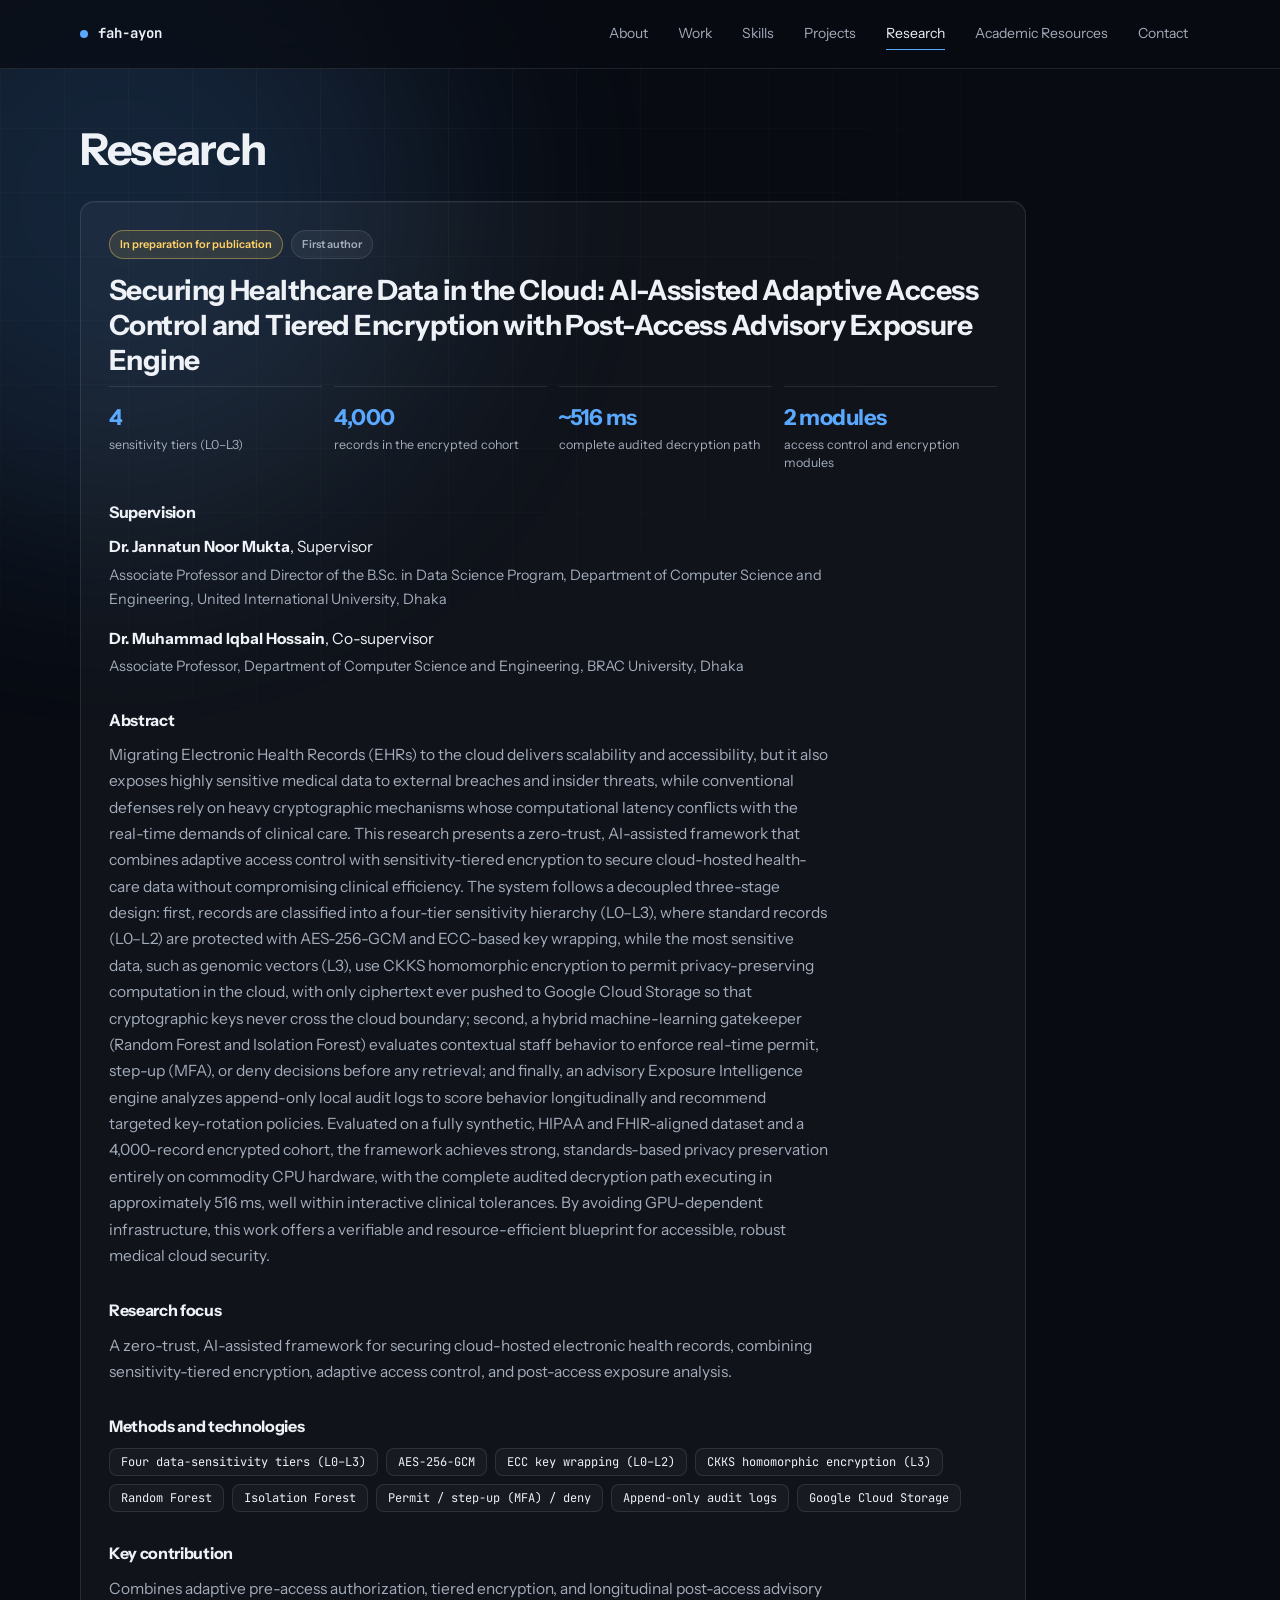
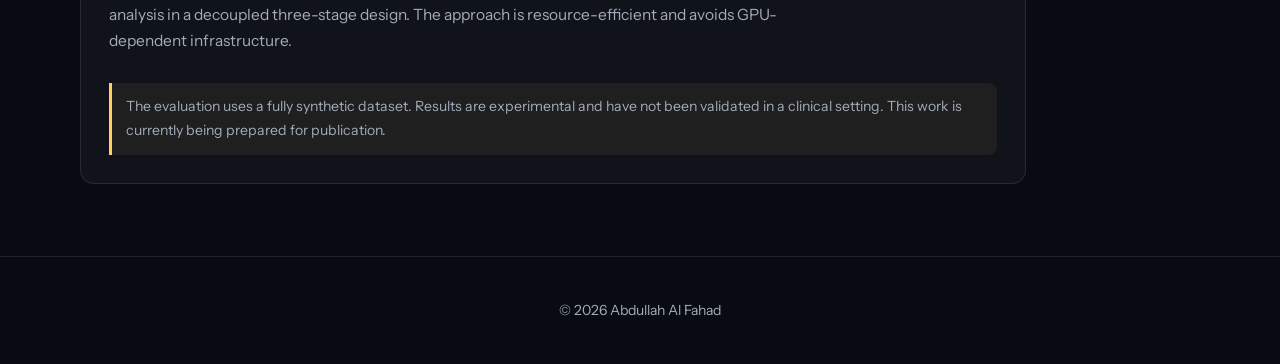
<file: research.html>
<!DOCTYPE html>
<html lang="en">
<head>
  <meta charset="UTF-8" />
  <meta name="viewport" content="width=device-width, initial-scale=1.0" />
  <title>Research | Abdullah Al Fahad</title>
  <meta name="description" content="First-author research on securing cloud-hosted healthcare data with AI-assisted adaptive access control, tiered encryption, and a post-access advisory exposure engine." />
  <link rel="canonical" href="https://fah-ayon.github.io/research.html" />
  <meta property="og:title" content="Research | Abdullah Al Fahad" />
  <meta property="og:description" content="Zero-trust, AI-assisted framework for securing cloud-hosted electronic health records." />
  <meta property="og:image" content="https://fah-ayon.github.io/assets/og-image.png" />
  <meta property="og:image:width" content="1200" />
  <meta property="og:image:height" content="630" />
  <meta property="og:url" content="https://fah-ayon.github.io/research.html" />
  <meta name="twitter:card" content="summary_large_image" />
  <link rel="preconnect" href="https://fonts.googleapis.com" />
  <link rel="preconnect" href="https://fonts.gstatic.com" crossorigin />
  <link href="https://fonts.googleapis.com/css2?family=Instrument+Sans:wght@400;500;600;700&family=JetBrains+Mono:wght@400;600&display=swap" rel="stylesheet" />
  <link rel="stylesheet" href="style.css" />
  <link rel="icon" href="assets/favicon/favicon.svg" type="image/svg+xml" />
  <link rel="alternate icon" href="assets/favicon/favicon.ico" type="image/x-icon" />
  <link rel="manifest" href="assets/favicon/site.webmanifest" />
</head>
<body>
  <a class="skip-link" href="#main">Skip to content</a>
  <div class="bg"><div class="grid"></div><div class="glow glow-1"></div><div class="glow glow-2"></div></div>
  <header class="nav"><div class="nav-inner">
    <a class="brand" href="index.html"><span class="brand-dot"></span><span>fah-ayon</span></a>
    <nav class="links" id="navLinks" aria-label="Main"><a href="index.html#about">About</a><a href="index.html#featured">Work</a><a href="index.html#competencies">Skills</a><a href="projects.html">Projects</a><a href="research.html" class="current" aria-current="page">Research</a><a href="study-materials.html">Academic Resources</a><a href="contact.html">Contact</a></nav>
    <button class="menu-btn" id="menuBtn" aria-label="Open menu" aria-expanded="false" aria-controls="navLinks"><span></span><span></span><span></span></button>
  </div></header>

  <main id="main" class="container section page-content reveal active">
    <div class="section-head"><h1>Research</h1></div>

    <article class="card research">
      <div class="project-top">
        <span class="badge unpublished">In preparation for publication</span>
        <span class="badge role">First author</span>
      </div>
      <h2>Securing Healthcare Data in the Cloud: AI-Assisted Adaptive Access Control and Tiered Encryption with Post-Access Advisory Exposure Engine</h2>
      <div class="stats" role="list">
        <div role="listitem"><strong>4</strong><span>sensitivity tiers (L0–L3)</span></div>
        <div role="listitem"><strong>4,000</strong><span>records in the encrypted cohort</span></div>
        <div role="listitem"><strong>~516 ms</strong><span>complete audited decryption path</span></div>
        <div role="listitem"><strong>2 modules</strong><span>access control and encryption modules</span></div>
      </div>

      <section class="research-block">
        <h3>Supervision</h3>
        <ul class="supervisors">
          <li>
            <strong>Dr. Jannatun Noor Mukta</strong>, Supervisor
            <span>Associate Professor and Director of the B.Sc. in Data Science Program, Department of Computer Science and Engineering, United International University, Dhaka</span>
          </li>
          <li>
            <strong>Dr. Muhammad Iqbal Hossain</strong>, Co-supervisor
            <span>Associate Professor, Department of Computer Science and Engineering, BRAC University, Dhaka</span>
          </li>
        </ul>
      </section>

      <section class="research-block">
        <h3>Abstract</h3>
        <p>Migrating Electronic Health Records (EHRs) to the cloud delivers scalability and accessibility, but it also exposes highly sensitive medical data to external breaches and insider threats, while conventional defenses rely on heavy cryptographic mechanisms whose computational latency conflicts with the real-time demands of clinical care. This research presents a zero-trust, AI-assisted framework that combines adaptive access control with sensitivity-tiered encryption to secure cloud-hosted health-care data without compromising clinical efficiency. The system follows a decoupled three-stage design: first, records are classified into a four-tier sensitivity hierarchy (L0–L3), where standard records (L0–L2) are protected with AES-256-GCM and ECC-based key wrapping, while the most sensitive data, such as genomic vectors (L3), use CKKS homomorphic encryption to permit privacy-preserving computation in the cloud, with only ciphertext ever pushed to Google Cloud Storage so that cryptographic keys never cross the cloud boundary; second, a hybrid machine-learning gatekeeper (Random Forest and Isolation Forest) evaluates contextual staff behavior to enforce real-time permit, step-up (MFA), or deny decisions before any retrieval; and finally, an advisory Exposure Intelligence engine analyzes append-only local audit logs to score behavior longitudinally and recommend targeted key-rotation policies. Evaluated on a fully synthetic, HIPAA and FHIR-aligned dataset and a 4,000-record encrypted cohort, the framework achieves strong, standards-based privacy preservation entirely on commodity CPU hardware, with the complete audited decryption path executing in approximately 516 ms, well within interactive clinical tolerances. By avoiding GPU-dependent infrastructure, this work offers a verifiable and resource-efficient blueprint for accessible, robust medical cloud security.</p>
      </section>

      <section class="research-block">
        <h3>Research focus</h3>
        <p>A zero-trust, AI-assisted framework for securing cloud-hosted electronic health records, combining sensitivity-tiered encryption, adaptive access control, and post-access exposure analysis.</p>
      </section>

      <section class="research-block">
        <h3>Methods and technologies</h3>
        <div class="chips">
          <span class="chip">Four data-sensitivity tiers (L0–L3)</span>
          <span class="chip">AES-256-GCM</span>
          <span class="chip">ECC key wrapping (L0–L2)</span>
          <span class="chip">CKKS homomorphic encryption (L3)</span>
          <span class="chip">Random Forest</span>
          <span class="chip">Isolation Forest</span>
          <span class="chip">Permit / step-up (MFA) / deny</span>
          <span class="chip">Append-only audit logs</span>
          <span class="chip">Google Cloud Storage</span>
        </div>
      </section>

      <section class="research-block">
        <h3>Key contribution</h3>
        <p>Combines adaptive pre-access authorization, tiered encryption, and longitudinal post-access advisory analysis in a decoupled three-stage design. The approach is resource-efficient and avoids GPU-dependent infrastructure.</p>
      </section>

      <p class="note">The evaluation uses a fully synthetic dataset. Results are experimental and have not been validated in a clinical setting. This work is currently being prepared for publication.</p>
    </article>
  </main>
  <footer class="footer"><p>&copy; <span id="year"></span> Abdullah Al Fahad</p></footer>
  <script src="script.js"></script>
</body>
</html>
</file>
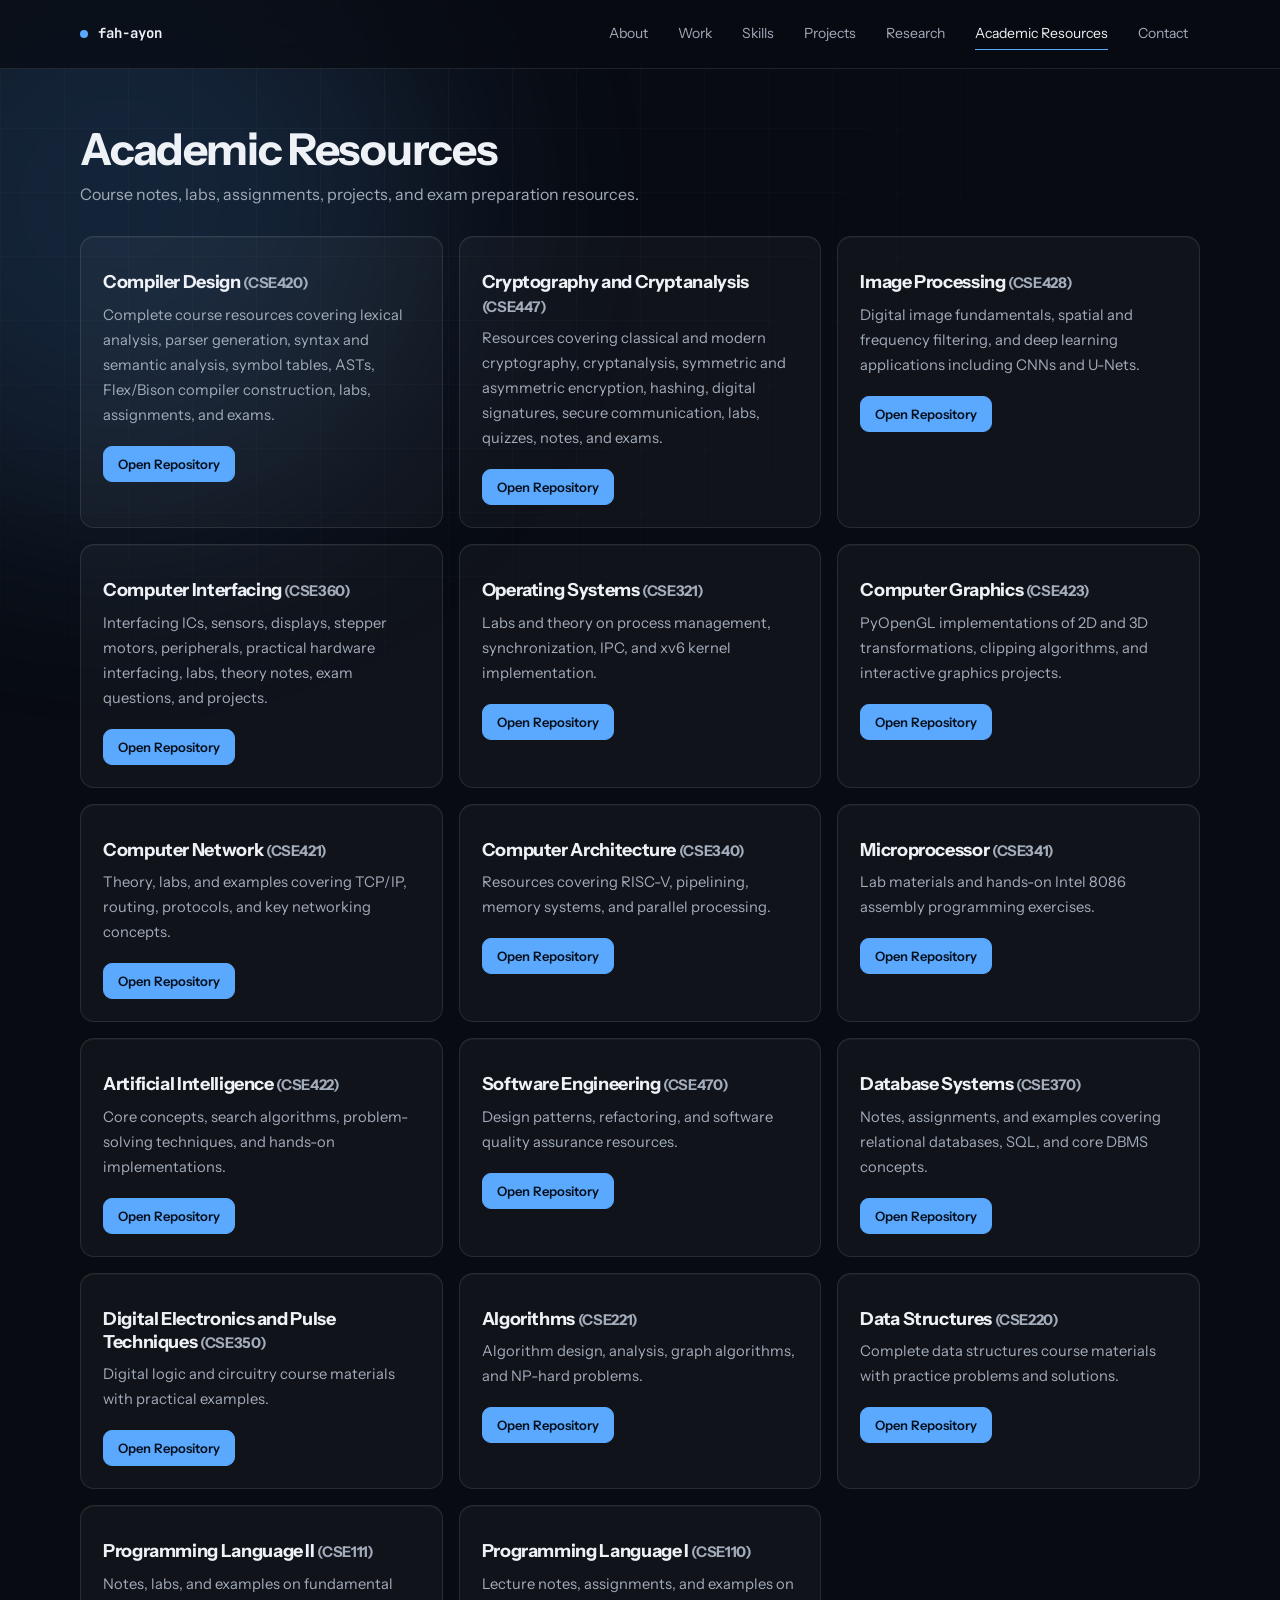
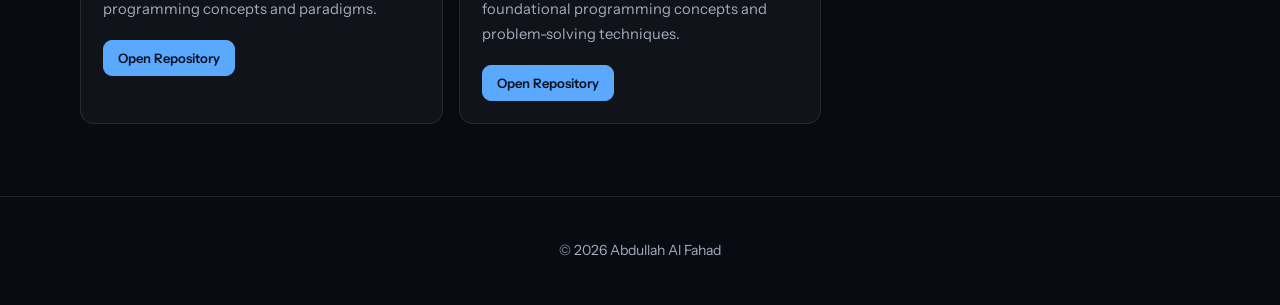
<file: study-materials.html>
<!DOCTYPE html>
<html lang="en">
<head>
  <meta charset="UTF-8" />
  <meta name="viewport" content="width=device-width, initial-scale=1.0" />
  <title>Academic Resources | Abdullah Al Fahad</title>
  <meta name="description" content="Academic resources curated by Abdullah Al Fahad." />
  <meta property="og:image" content="https://fah-ayon.github.io/assets/og-image.png" />
  <meta property="og:image:width" content="1200" />
  <meta property="og:image:height" content="630" />
  <meta property="og:url" content="https://fah-ayon.github.io/study-materials.html" />
  <meta name="twitter:card" content="summary_large_image" />
  <link rel="preconnect" href="https://fonts.googleapis.com" />
  <link rel="preconnect" href="https://fonts.gstatic.com" crossorigin />
  <link href="https://fonts.googleapis.com/css2?family=Instrument+Sans:wght@400;500;600;700&family=JetBrains+Mono:wght@400;600&display=swap" rel="stylesheet" />
  <link rel="stylesheet" href="style.css" />
  <link rel="icon" href="assets/favicon/favicon.svg" type="image/svg+xml" />
  <link rel="alternate icon" href="assets/favicon/favicon.ico" type="image/x-icon" />
  <link rel="manifest" href="assets/favicon/site.webmanifest" />
</head>
<body>
  <a class="skip-link" href="#main">Skip to content</a>
  <div class="bg"><div class="grid"></div><div class="glow glow-1"></div><div class="glow glow-2"></div></div>
  <header class="nav"><div class="nav-inner">
    <a class="brand" href="index.html"><span class="brand-dot"></span><span>fah-ayon</span></a>
    <nav class="links" id="navLinks" aria-label="Main"><a href="index.html#about">About</a><a href="index.html#featured">Work</a><a href="index.html#competencies">Skills</a><a href="projects.html">Projects</a><a href="research.html">Research</a><a href="study-materials.html">Academic Resources</a><a href="contact.html">Contact</a></nav>
    <button class="menu-btn" id="menuBtn" aria-label="Open menu"><span></span><span></span><span></span></button>
  </div></header>
  <main id="main" class="container section page-content reveal active">
    <div class="section-head"><h1>Academic Resources</h1><p>Course notes, labs, assignments, projects, and exam preparation resources.</p></div>
    <div class="projects-grid">
      <article class="card project"><h2>Compiler Design <span class="muted">(CSE420)</span></h2><p>Complete course resources covering lexical analysis, parser generation, syntax and semantic analysis, symbol tables, ASTs, Flex/Bison compiler construction, labs, assignments, and exams.</p><div class="project-actions"><a class="btn small primary" href="https://github.com/fah-ayon/Compiler-Design" target="_blank" rel="noreferrer">Open Repository</a></div></article>
      <article class="card project"><h2>Cryptography and Cryptanalysis <span class="muted">(CSE447)</span></h2><p>Resources covering classical and modern cryptography, cryptanalysis, symmetric and asymmetric encryption, hashing, digital signatures, secure communication, labs, quizzes, notes, and exams.</p><div class="project-actions"><a class="btn small primary" href="https://github.com/fah-ayon/Cryptography-and-Cryptanalysis" target="_blank" rel="noreferrer">Open Repository</a></div></article>
      <article class="card project"><h2>Image Processing <span class="muted">(CSE428)</span></h2><p>Digital image fundamentals, spatial and frequency filtering, and deep learning applications including CNNs and U-Nets.</p><div class="project-actions"><a class="btn small primary" href="https://github.com/fah-ayon/Image-Processing" target="_blank" rel="noreferrer">Open Repository</a></div></article>
      <article class="card project"><h2>Computer Interfacing <span class="muted">(CSE360)</span></h2><p>Interfacing ICs, sensors, displays, stepper motors, peripherals, practical hardware interfacing, labs, theory notes, exam questions, and projects.</p><div class="project-actions"><a class="btn small primary" href="https://github.com/fah-ayon/Computer-Interfacing" target="_blank" rel="noreferrer">Open Repository</a></div></article>
      <article class="card project"><h2>Operating Systems <span class="muted">(CSE321)</span></h2><p>Labs and theory on process management, synchronization, IPC, and xv6 kernel implementation.</p><div class="project-actions"><a class="btn small primary" href="https://github.com/fah-ayon/Operating-Systems" target="_blank" rel="noreferrer">Open Repository</a></div></article>
      <article class="card project"><h2>Computer Graphics <span class="muted">(CSE423)</span></h2><p>PyOpenGL implementations of 2D and 3D transformations, clipping algorithms, and interactive graphics projects.</p><div class="project-actions"><a class="btn small primary" href="https://github.com/fah-ayon/Computer-Graphics" target="_blank" rel="noreferrer">Open Repository</a></div></article>
      <article class="card project"><h2>Computer Network <span class="muted">(CSE421)</span></h2><p>Theory, labs, and examples covering TCP/IP, routing, protocols, and key networking concepts.</p><div class="project-actions"><a class="btn small primary" href="https://github.com/fah-ayon/Computer-Network" target="_blank" rel="noreferrer">Open Repository</a></div></article>
      <article class="card project"><h2>Computer Architecture <span class="muted">(CSE340)</span></h2><p>Resources covering RISC-V, pipelining, memory systems, and parallel processing.</p><div class="project-actions"><a class="btn small primary" href="https://github.com/fah-ayon/Computer-Architecture" target="_blank" rel="noreferrer">Open Repository</a></div></article>
      <article class="card project"><h2>Microprocessor <span class="muted">(CSE341)</span></h2><p>Lab materials and hands-on Intel 8086 assembly programming exercises.</p><div class="project-actions"><a class="btn small primary" href="https://github.com/fah-ayon/Microprocessor" target="_blank" rel="noreferrer">Open Repository</a></div></article>
      <article class="card project"><h2>Artificial Intelligence <span class="muted">(CSE422)</span></h2><p>Core concepts, search algorithms, problem-solving techniques, and hands-on implementations.</p><div class="project-actions"><a class="btn small primary" href="https://github.com/fah-ayon/Artificial-Intelligence" target="_blank" rel="noreferrer">Open Repository</a></div></article>
      <article class="card project"><h2>Software Engineering <span class="muted">(CSE470)</span></h2><p>Design patterns, refactoring, and software quality assurance resources.</p><div class="project-actions"><a class="btn small primary" href="https://github.com/fah-ayon/Software-Engineering" target="_blank" rel="noreferrer">Open Repository</a></div></article>
      <article class="card project"><h2>Database Systems <span class="muted">(CSE370)</span></h2><p>Notes, assignments, and examples covering relational databases, SQL, and core DBMS concepts.</p><div class="project-actions"><a class="btn small primary" href="https://github.com/fah-ayon/Database-Systems" target="_blank" rel="noreferrer">Open Repository</a></div></article>
      <article class="card project"><h2>Digital Electronics and Pulse Techniques <span class="muted">(CSE350)</span></h2><p>Digital logic and circuitry course materials with practical examples.</p><div class="project-actions"><a class="btn small primary" href="https://github.com/fah-ayon/Digital-Electronics-and-Pulse-Techniques-CSE350" target="_blank" rel="noreferrer">Open Repository</a></div></article>
      <article class="card project"><h2>Algorithms <span class="muted">(CSE221)</span></h2><p>Algorithm design, analysis, graph algorithms, and NP-hard problems.</p><div class="project-actions"><a class="btn small primary" href="https://github.com/fah-ayon/Algorithms" target="_blank" rel="noreferrer">Open Repository</a></div></article>
      <article class="card project"><h2>Data Structures <span class="muted">(CSE220)</span></h2><p>Complete data structures course materials with practice problems and solutions.</p><div class="project-actions"><a class="btn small primary" href="https://github.com/fah-ayon/Data-Structures" target="_blank" rel="noreferrer">Open Repository</a></div></article>
      <article class="card project"><h2>Programming Language II <span class="muted">(CSE111)</span></h2><p>Notes, labs, and examples on fundamental programming concepts and paradigms.</p><div class="project-actions"><a class="btn small primary" href="https://github.com/fah-ayon/Programming-Language-II-CSE111" target="_blank" rel="noreferrer">Open Repository</a></div></article>
      <article class="card project"><h2>Programming Language I <span class="muted">(CSE110)</span></h2><p>Lecture notes, assignments, and examples on foundational programming concepts and problem-solving techniques.</p><div class="project-actions"><a class="btn small primary" href="https://github.com/fah-ayon/Programming-Language-I-CSE-110" target="_blank" rel="noreferrer">Open Repository</a></div></article>
    </div>
  </main>
  <footer class="footer"><p>&copy; <span id="year"></span> Abdullah Al Fahad</p></footer>
  <script src="script.js"></script>
</body>
</html>
</file>
<file: style.css>
/* Fonts: add this to <head> of every page (see index.html) */
/* Instrument Sans (body/headings) + JetBrains Mono (terminal, chips) */

:root {
  --bg: #080b12;
  --surface: rgba(255, 255, 255, 0.035);
  --surface-hover: rgba(255, 255, 255, 0.06);
  --text: #eef1f6;
  --muted: #a3acba;          /* ~7:1 on --bg, passes AA */
  --line: rgba(255, 255, 255, 0.10);
  --accent: #5aa9ff;         /* the only accent: links, CTAs, status */
  --accent-soft: rgba(90, 169, 255, 0.12);
  --ok: #3ddc97;
  --radius: 14px;
  --font-sans: "Instrument Sans", ui-sans-serif, system-ui, -apple-system, "Segoe UI", Roboto, Arial, sans-serif;
  --font-mono: "JetBrains Mono", ui-monospace, SFMono-Regular, Menlo, Consolas, monospace;

  /* kept so older pages that reference these don't break */
  --neon: var(--accent);
  --panel: var(--surface);
  --shadow: 0 1px 0 rgba(255, 255, 255, 0.04) inset;
}

*, *::before, *::after { box-sizing: border-box; }
html { scroll-behavior: smooth; }

body {
  margin: 0;
  font-family: var(--font-sans);
  background: var(--bg);
  color: var(--text);
  overflow-x: hidden;
  line-height: 1.7;
  -webkit-font-smoothing: antialiased;
}

a { color: inherit; text-decoration: none; }
.container { width: min(1120px, 92%); margin: 0 auto; }

:focus-visible {
  outline: 2px solid var(--accent);
  outline-offset: 3px;
  border-radius: 6px;
}

.skip-link {
  position: absolute;
  left: 12px;
  top: -60px;
  background: var(--accent);
  color: #06101c;
  padding: 10px 14px;
  border-radius: 8px;
  font-weight: 600;
  z-index: 200;
}
.skip-link:focus { top: 12px; }

/* ---------- Background: one quiet glow, faint grid ---------- */
.bg { position: fixed; inset: 0; z-index: -1; }
.grid {
  position: absolute;
  inset: 0;
  background-image:
    linear-gradient(rgba(255, 255, 255, 0.03) 1px, transparent 1px),
    linear-gradient(90deg, rgba(255, 255, 255, 0.03) 1px, transparent 1px);
  background-size: 64px 64px;
  mask-image: radial-gradient(ellipse at 30% 0%, #000 0%, transparent 70%);
  -webkit-mask-image: radial-gradient(ellipse at 30% 0%, #000 0%, transparent 70%);
}
.glow {
  position: absolute;
  width: 640px;
  height: 640px;
  border-radius: 50%;
  filter: blur(120px);
  opacity: 0.16;
}
.glow-1 { left: -200px; top: -120px; background: var(--accent); }
.glow-2 { display: none; } /* second glow removed on purpose */

/* ---------- Scroll progress ---------- */
.progress {
  position: fixed;
  top: 0; left: 0;
  height: 2px;
  width: 0;
  background: var(--accent);
  z-index: 100;
}

/* ---------- Nav ---------- */
.nav {
  position: sticky;
  top: 0;
  backdrop-filter: blur(14px);
  -webkit-backdrop-filter: blur(14px);
  border-bottom: 1px solid var(--line);
  background: rgba(8, 11, 18, 0.7);
  z-index: 50;
}
.nav-inner {
  width: min(1120px, 92%);
  margin: 0 auto;
  display: flex;
  align-items: center;
  justify-content: space-between;
  padding: 14px 0;
}
.brand { display: flex; align-items: center; gap: 10px; font-weight: 700; font-family: var(--font-mono); font-size: 14px; }
.brand-dot { width: 8px; height: 8px; border-radius: 50%; background: var(--accent); }

.links { display: flex; gap: 6px; font-size: 14px; color: var(--muted); }
.links a { position: relative; padding: 8px 12px; border-radius: 10px; transition: color 0.2s ease; }
.links a::after {
  content: "";
  position: absolute;
  left: 12px; right: 12px; bottom: 4px;
  height: 1px;
  background: var(--accent);
  transform: scaleX(0);
  transform-origin: left;
  transition: transform 0.25s ease;
}
.links a:hover, .links a.current { color: var(--text); }
.links a:hover::after, .links a.current::after { transform: scaleX(1); }

.menu-btn {
  display: none;
  border: 1px solid var(--line);
  background: var(--surface);
  padding: 9px;
  border-radius: 8px;
  cursor: pointer;
  flex-direction: column;
  gap: 4px;
}
.menu-btn span { display: block; width: 20px; height: 2px; background: var(--text); transition: 0.3s ease; }
.menu-btn.active span:nth-child(1) { transform: translateY(6px) rotate(45deg); }
.menu-btn.active span:nth-child(2) { opacity: 0; }
.menu-btn.active span:nth-child(3) { transform: translateY(-6px) rotate(-45deg); }

/* ---------- Hero ---------- */
.hero {
  padding: 88px 0 40px;
  display: grid;
  grid-template-columns: 1.15fr 0.85fr;
  gap: 40px;
  align-items: start;
}

.tag {
  display: inline-flex;
  align-items: center;
  gap: 10px;
  font-size: 13px;
  color: var(--muted);
  border: 1px solid var(--line);
  padding: 8px 14px;
  border-radius: 999px;
  background: var(--surface);
}
.pulse { width: 8px; height: 8px; border-radius: 50%; background: var(--ok); box-shadow: 0 0 0 4px rgba(61, 220, 151, 0.15); }

.title {
  margin: 22px 0 14px;
  font-size: clamp(40px, 6vw, 68px);
  line-height: 1.02;
  letter-spacing: -0.04em;
  font-weight: 700;
}
.neon { color: var(--accent); } /* glow removed */

.subtitle { margin: 0; color: var(--muted); font-size: 18px; max-width: 54ch; line-height: 1.65; }

.status {
  display: inline-flex;
  align-items: center;
  gap: 8px;
  margin-top: 18px;
  font-size: 13px;
  color: var(--ok);
  background: rgba(61, 220, 151, 0.08);
  border: 1px solid rgba(61, 220, 151, 0.25);
  padding: 6px 12px;
  border-radius: 999px;
}
.status::before { content: ""; width: 6px; height: 6px; border-radius: 50%; background: var(--ok); }

.typing { margin-top: 18px; display: flex; align-items: center; gap: 10px; font-size: 14px; font-family: var(--font-mono); }
.typing-label { color: var(--muted); }
.typing-text { color: var(--accent); }
.typing-cursor { color: var(--accent); animation: blink 1s infinite; }
@keyframes blink { 50% { opacity: 0; } }

.hero-actions { display: flex; flex-wrap: wrap; gap: 12px; margin-top: 28px; }

.hero-metrics { margin-top: 36px; display: grid; grid-template-columns: repeat(3, 1fr); gap: 12px; }
.metric { border-top: 1px solid var(--line); padding-top: 12px; }
.metric-title { color: var(--muted); font-size: 12px; margin-bottom: 4px; }
.metric-value { font-size: 13px; overflow-wrap: anywhere; }

/* ---------- Buttons ---------- */
.btn {
  display: inline-flex;
  align-items: center;
  justify-content: center;
  padding: 12px 18px;
  border-radius: 10px;
  border: 1px solid var(--line);
  background: var(--surface);
  color: var(--text);
  font: 600 14px var(--font-sans);
  transition: background 0.2s ease, border-color 0.2s ease, transform 0.2s ease;
  cursor: pointer;
}
.btn:hover { background: var(--surface-hover); border-color: rgba(90, 169, 255, 0.5); }
.btn.primary { background: var(--accent); border-color: var(--accent); color: #06101c; }
.btn.primary:hover { background: #7bbcff; border-color: #7bbcff; }
.btn.ghost { background: transparent; }
.btn.small { padding: 9px 14px; border-radius: 9px; font-size: 13px; }

#copyEmailBtn { position: relative; min-width: 120px; display: inline-flex; align-items: center; justify-content: center; cursor: pointer; }
.copy-feedback { color: var(--ok); font-weight: 700; }

/* ---------- Cards ---------- */
.card {
  border: 1px solid var(--line);
  background: var(--surface);
  border-radius: var(--radius);
  box-shadow: var(--shadow);
  padding: 22px;
  transition: border-color 0.25s ease, background 0.25s ease;
}
.card:hover { border-color: rgba(90, 169, 255, 0.35); background: var(--surface-hover); }

.terminal { padding: 0; overflow: hidden; }
.terminal:hover { background: var(--surface); }
.terminal-top { display: flex; align-items: center; gap: 8px; padding: 12px 14px; border-bottom: 1px solid var(--line); }
.dot { width: 10px; height: 10px; border-radius: 50%; }
.red { background: #ff5f57; } .yellow { background: #febc2e; } .green { background: #28c840; }
.terminal-title { margin-left: auto; font: 12px var(--font-mono); color: var(--muted); }
.terminal-body { padding: 16px; font: 13px/1.65 var(--font-mono); }
.cmd { color: var(--text); }
.out { color: var(--muted); margin: 0 0 10px; white-space: pre-wrap; }
.ok { color: var(--ok); }

/* ---------- Sections ---------- */
.section { padding: 72px 0; scroll-margin-top: 80px; }
.section-head { margin-bottom: 28px; max-width: 62ch; }
.section-head h2 { margin: 0 0 8px; font-size: 30px; letter-spacing: -0.03em; }
.section-head p { margin: 0; color: var(--muted); }

.page-content { padding-top: 56px; }
.page-content h1 { margin: 0 0 8px; font-size: clamp(32px, 5vw, 44px); letter-spacing: -0.03em; line-height: 1.1; }

.about-card { border-left: 3px solid var(--accent); max-width: 78ch; }
.about-card p { margin: 0 0 14px; color: var(--muted); font-size: 17px; }
.about-card p:last-child { margin-bottom: 0; }
.about-card strong { color: var(--text); font-weight: 600; }
blockquote { font-size: 1.25rem; font-weight: 600; margin: 0 0 20px; line-height: 1.4; }

.skills-grid, .projects-grid { display: grid; grid-template-columns: repeat(3, 1fr); gap: 16px; }
h3 { margin: 0 0 10px; letter-spacing: -0.02em; font-size: 18px; }
.muted { font-size: 0.92rem; color: var(--muted); }

/* featured project cards */
.project-card { display: flex; flex-direction: column; gap: 4px; }
.project-card .muted { flex: 1; }
.project-card .btn { align-self: flex-start; margin-top: 14px; }
.result { font: 600 13px var(--font-mono); color: var(--accent); margin-top: 10px; }
.project { display: flex; flex-direction: column; }
.project h2, .project h3 { margin: 12px 0 8px; font-size: 18px; letter-spacing: -0.02em; line-height: 1.3; }
.project p { margin: 0; color: var(--muted); font-size: 0.92rem; }
.project .desc { flex: 1; }
.project-top { display: flex; justify-content: space-between; gap: 8px; }
.project-actions { display: flex; flex-wrap: wrap; gap: 10px; margin-top: 18px; }
.projects-grid:has(> :only-child) { grid-template-columns: minmax(0, 78ch); }

/* timeline */
.timeline { list-style: none; margin: 0; padding: 0; border-left: 1px solid var(--line); }
.timeline li { position: relative; padding: 0 0 28px 28px; }
.timeline li::before {
  content: "";
  position: absolute;
  left: -5px; top: 9px;
  width: 9px; height: 9px;
  border-radius: 50%;
  background: var(--bg);
  border: 2px solid var(--accent);
}
.timeline .when { font: 12px var(--font-mono); color: var(--muted); }
.timeline h3 { margin: 2px 0 4px; }

/* cta */
.cta { text-align: left; }
.cta h2 { font-size: clamp(28px, 4vw, 40px); margin: 0 0 10px; letter-spacing: -0.03em; }
.cta p { color: var(--muted); max-width: 52ch; margin: 0 0 24px; }

.category-group { margin-bottom: 48px; }
.category-title { font-size: 1.2rem; color: var(--accent); margin-bottom: 20px; padding-bottom: 8px; border-bottom: 1px solid var(--line); display: inline-block; }

/* ---------- Chips & badges ---------- */
.chips { display: flex; flex-wrap: wrap; gap: 8px; margin-top: 14px; }
.chip {
  padding: 5px 11px;
  border-radius: 8px;
  border: 1px solid var(--line);
  background: rgba(255, 255, 255, 0.03);
  color: var(--text);
  font: 12px var(--font-mono);
}
.badge {
  font-size: 11px;
  padding: 4px 10px;
  border-radius: 999px;
  font-weight: 600;
  border: 1px solid rgba(90, 169, 255, 0.35);
  background: var(--accent-soft);
}
.badge.unpublished { color: #ffd166; border-color: rgba(255, 209, 102, 0.4); background: rgba(255, 209, 102, 0.1); }

/* ---------- Footer ---------- */
.footer { padding: 28px 0; border-top: 1px solid var(--line); color: var(--muted); font-size: 14px; text-align: center; }
.footer-inner { width: min(1120px, 92%); margin: 0 auto; display: flex; flex-wrap: wrap; gap: 12px 24px; justify-content: space-between; align-items: center; }
.footer-links { display: flex; gap: 20px; }
.footer a:hover, .a:hover { color: var(--accent); }
.a { color: var(--accent); }

/* ---------- Reveal: sections only, one calm motion ---------- */
.reveal { opacity: 0; transform: translateY(16px); transition: opacity 0.6s ease, transform 0.6s ease; }
.reveal.active { opacity: 1; transform: none; }
/* no JS = content still visible */
.no-js .reveal { opacity: 1; transform: none; }

@media (prefers-reduced-motion: reduce) {
  html { scroll-behavior: auto; }
  *, *::before, *::after { animation: none !important; transition: none !important; }
  .reveal { opacity: 1; transform: none; }
}

/* ---------- Responsive ---------- */
@media (max-width: 980px) {
  .hero { grid-template-columns: 1fr; padding-top: 56px; }
  .skills-grid, .projects-grid { grid-template-columns: 1fr 1fr; }
}
@media (max-width: 720px) {
  .skills-grid, .projects-grid, .hero-metrics { grid-template-columns: 1fr; }
  .section { padding: 52px 0; }
  .menu-btn { display: flex; }
  .links {
    display: none;
    position: absolute;
    top: 64px; left: 4%; right: 4%;
    flex-direction: column;
    background: rgba(8, 11, 18, 0.98);
    border: 1px solid var(--line);
    border-radius: 12px;
    padding: 12px;
    z-index: 100;
  }
  .links.show { display: flex !important; }
}


/* ---------- Additions: roles, outcomes, highlights, research ---------- */
.typing[hidden] { display: none; }

.project-top { flex-wrap: wrap; justify-content: flex-start; }
.badge.role { border-color: var(--line); background: rgba(255, 255, 255, 0.05); color: var(--muted); }

.project .chips { margin-top: 14px; }
.outcome { margin-top: 14px !important; font-size: 0.88rem !important; line-height: 1.55; }
.outcome strong { color: var(--text); font-weight: 600; }
.project-card .result { font: 600 12.5px/1.5 var(--font-mono); }

.section-more { margin-top: 28px; }
.hero-actions .btn.primary { color: #06101c; }

/* hero highlights card (replaces the terminal) */
.highlights-title { margin: 0 0 14px; font-size: 14px; font-weight: 600; color: var(--muted); letter-spacing: 0; }
.highlights dl { margin: 0; display: grid; gap: 0; }
.highlights dl > div { display: grid; grid-template-columns: 112px 1fr; gap: 14px; align-items: baseline; padding: 14px 0; border-top: 1px solid var(--line); }
.highlights dt { font: 700 26px/1 var(--font-sans); letter-spacing: -0.03em; color: var(--accent); }
.highlights dd { margin: 0; font-size: 14px; line-height: 1.4; }
.highlights dd span { display: block; margin-top: 3px; font-size: 12.5px; color: var(--muted); }
.highlights-note { margin: 6px 0 0; padding-top: 12px; border-top: 1px solid var(--line); font-size: 12.5px; color: var(--muted); }

/* research page */
.research { max-width: 86ch; padding: 28px; }
.research:hover { background: var(--surface); border-color: var(--line); }
.research h2 { margin: 14px 0 8px; font-size: clamp(22px, 3.2vw, 28px); line-height: 1.25; letter-spacing: -0.02em; }
.meta-line { margin: 0 0 22px; color: var(--muted); font-size: 0.95rem; }
.stats { display: grid; grid-template-columns: repeat(4, 1fr); gap: 12px; margin-bottom: 8px; }
.stats > div { border-top: 1px solid var(--line); padding-top: 12px; }
.stats strong { display: block; font-size: 22px; letter-spacing: -0.02em; color: var(--accent); }
.stats span { font-size: 12.5px; color: var(--muted); line-height: 1.4; display: block; }
.research-block { margin-top: 28px; }
.research-block h3 { font-size: 16px; margin-bottom: 8px; }
.research-block p { margin: 0; color: var(--muted); font-size: 0.97rem; max-width: 72ch; }
.research-block .chips { margin-top: 0; }
.supervisors { list-style: none; margin: 0; padding: 0; display: grid; gap: 14px; }
.supervisors li { color: var(--text); font-size: 0.97rem; }
.supervisors span { display: block; color: var(--muted); font-size: 0.9rem; margin-top: 2px; max-width: 72ch; }
.note { margin: 28px 0 0; padding: 12px 14px; border-left: 3px solid #ffd166; background: rgba(255, 209, 102, 0.06); color: var(--muted); font-size: 0.88rem; border-radius: 0 8px 8px 0; }

@media (max-width: 720px) {
  .stats { grid-template-columns: 1fr 1fr; }
  .highlights dl > div { grid-template-columns: 96px 1fr; }
  .research { padding: 20px; }
}
</file>
